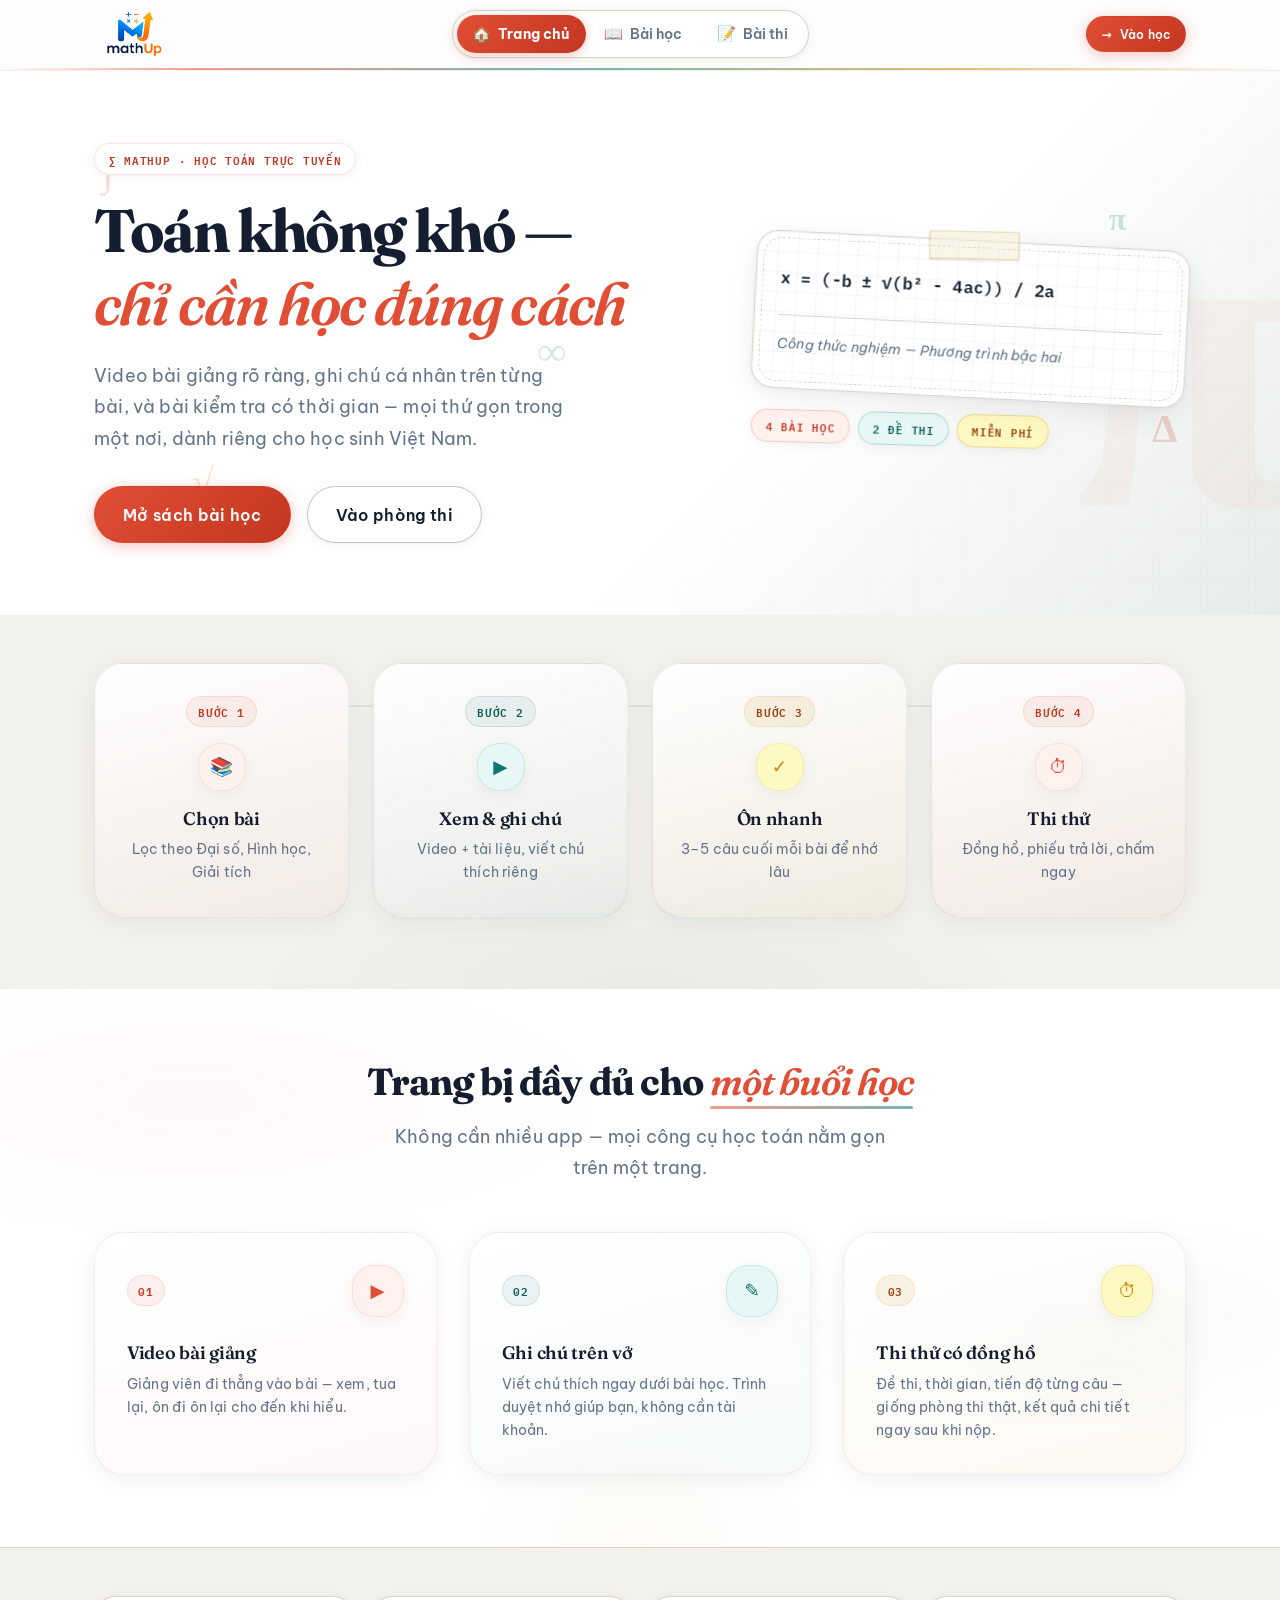
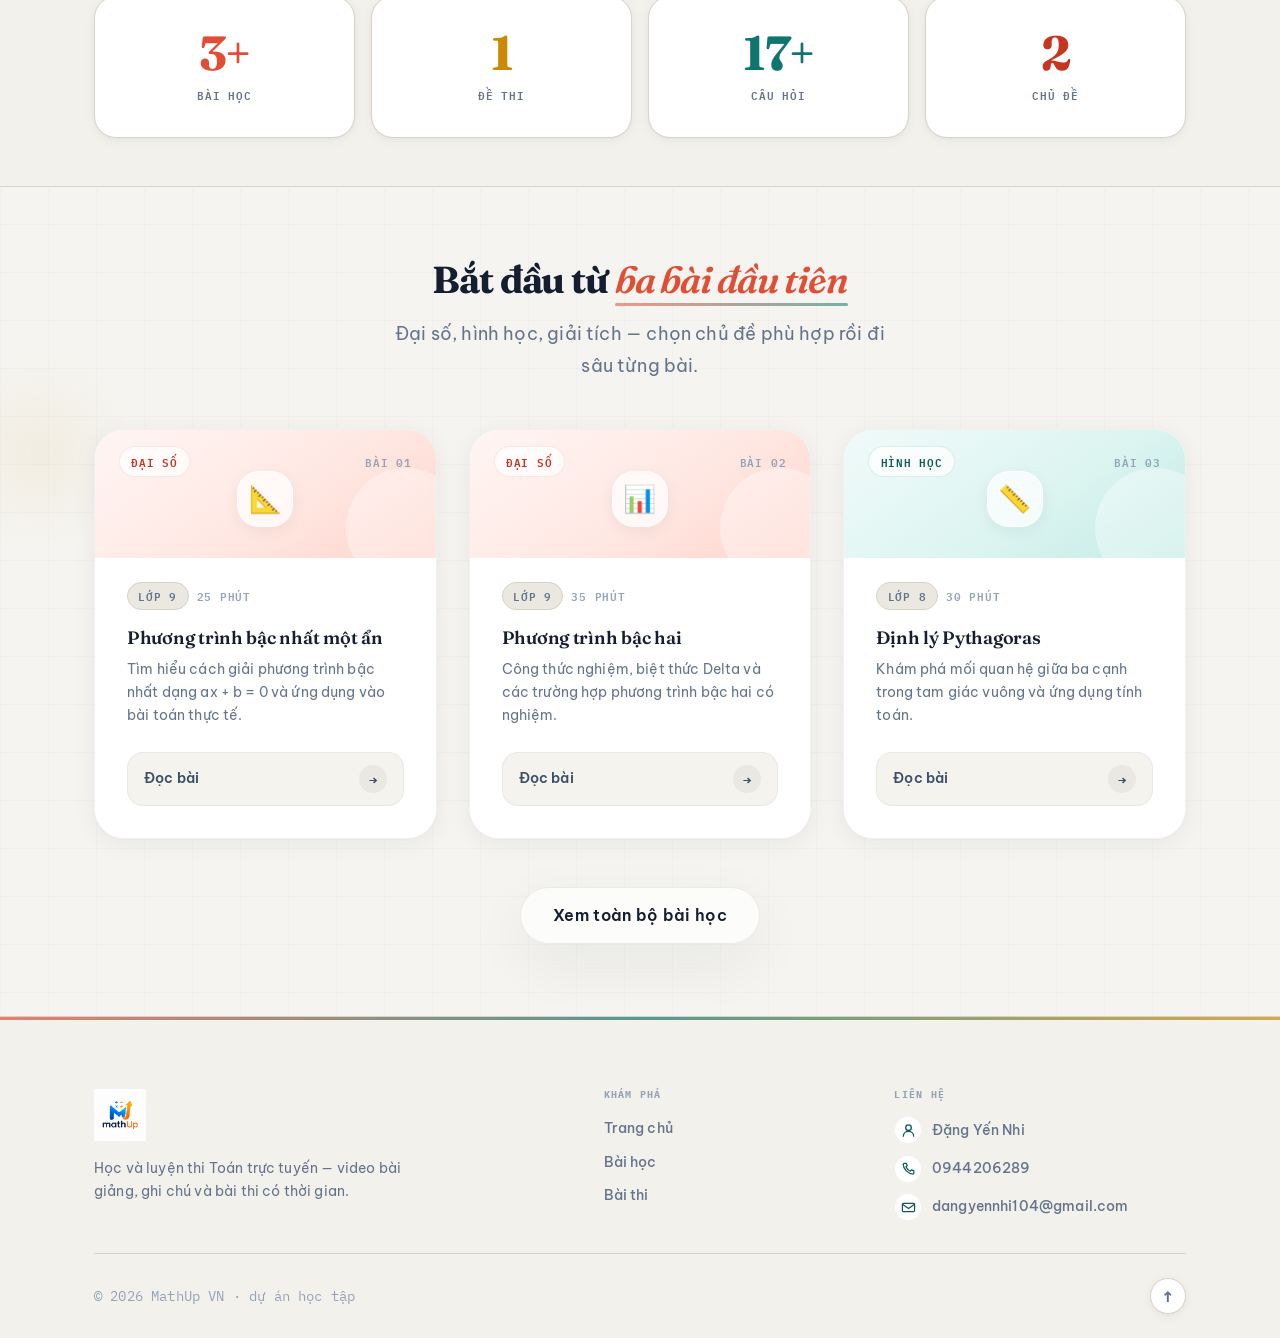
<file: index.html>
<!DOCTYPE html>
<html lang="vi">
<head>
  <meta charset="UTF-8">
  <meta name="viewport" content="width=device-width, initial-scale=1.0">
  <title>MathUp VN - Học và luyện thi Toán trực tuyến</title>
  <meta name="description" content="Nền tảng học và kiểm tra toán trực tuyến với video bài giảng, ghi chú cá nhân và bài thi có thời gian.">
  <link rel="preconnect" href="https://fonts.googleapis.com">
  <link rel="preconnect" href="https://fonts.gstatic.com" crossorigin>
  <link href="https://fonts.googleapis.com/css2?family=Fraunces:ital,opsz,wght@0,9..144,600;0,9..144,700;0,9..144,800;1,9..144,600;1,9..144,700&family=Be+Vietnam+Pro:wght@400;500;600;700&family=IBM+Plex+Mono:wght@500;600&display=swap" rel="stylesheet">
  <link rel="stylesheet" href="css/variables.css">
  <link rel="stylesheet" href="css/base.css">
  <link rel="stylesheet" href="css/layout.css">
  <link rel="stylesheet" href="css/components.css">
  <link rel="stylesheet" href="css/pages.css">
  <link rel="stylesheet" href="css/polish.css">
  <link rel="stylesheet" href="css/animations.css">
</head>
<body>
  <div id="site-header"></div>

  <main>
    <section class="hero">
      <div class="hero-float-symbols" aria-hidden="true">
        <span>∫</span><span>π</span><span>√</span><span>Δ</span><span>∞</span>
      </div>
      <div class="container hero-inner">
        <div class="hero-content">
          <p class="hero-kicker">∑ MathUp · Học toán trực tuyến</p>
          <h1>Toán không khó —<em>chỉ cần học đúng cách</em></h1>
          <p class="hero-lead">Video bài giảng rõ ràng, ghi chú cá nhân trên từng bài, và bài kiểm tra có thời gian — mọi thứ gọn trong một nơi, dành riêng cho học sinh Việt Nam.</p>
          <div class="hero-actions">
            <a href="pages/lessons.html" class="btn btn-primary btn-lg">Mở sách bài học</a>
            <a href="pages/exams.html" class="btn btn-outline btn-lg">Vào phòng thi</a>
          </div>
        </div>
        <aside class="hero-board">
          <div class="chalkboard">
            <pre class="math-line">x = (-b ± √(b² - 4ac)) / 2a</pre>
            <p class="chalk-caption">Công thức nghiệm — Phương trình bậc hai</p>
          </div>
          <ul class="hero-tags">
            <li>4 bài học</li>
            <li>2 đề thi</li>
            <li>Miễn phí</li>
          </ul>
        </aside>
      </div>
    </section>

    <section class="path-strip">
      <div class="container">
        <div class="path-steps">
          <div class="path-step reveal">
            <div class="path-step-head">
              <span class="path-step-num">Bước 1</span>
              <span class="path-step-icon" aria-hidden="true">📚</span>
            </div>
            <h3>Chọn bài</h3>
            <p>Lọc theo Đại số, Hình học, Giải tích</p>
          </div>
          <div class="path-step reveal reveal-delay-1">
            <div class="path-step-head">
              <span class="path-step-num">Bước 2</span>
              <span class="path-step-icon" aria-hidden="true">▶</span>
            </div>
            <h3>Xem & ghi chú</h3>
            <p>Video + tài liệu, viết chú thích riêng</p>
          </div>
          <div class="path-step reveal reveal-delay-2">
            <div class="path-step-head">
              <span class="path-step-num">Bước 3</span>
              <span class="path-step-icon" aria-hidden="true">✓</span>
            </div>
            <h3>Ôn nhanh</h3>
            <p>3–5 câu cuối mỗi bài để nhớ lâu</p>
          </div>
          <div class="path-step reveal reveal-delay-3">
            <div class="path-step-head">
              <span class="path-step-num">Bước 4</span>
              <span class="path-step-icon" aria-hidden="true">⏱</span>
            </div>
            <h3>Thi thử</h3>
            <p>Đồng hồ, phiếu trả lời, chấm ngay</p>
          </div>
        </div>
      </div>
    </section>

    <section class="section features-section">
      <div class="container">
        <div class="section-head center reveal-scale">
          <h2>Trang bị đầy đủ cho <em>một buổi học</em></h2>
          <p>Không cần nhiều app — mọi công cụ học toán nằm gọn trên một trang.</p>
        </div>
        <div class="feature-grid">
          <article class="feature-card reveal">
            <div class="feature-card-head">
              <span class="feature-card-num">01</span>
              <div class="feature-card-icon" aria-hidden="true">▶</div>
            </div>
            <h3>Video bài giảng</h3>
            <p>Giảng viên đi thẳng vào bài — xem, tua lại, ôn đi ôn lại cho đến khi hiểu.</p>
          </article>
          <article class="feature-card reveal reveal-delay-1">
            <div class="feature-card-head">
              <span class="feature-card-num">02</span>
              <div class="feature-card-icon" aria-hidden="true">✎</div>
            </div>
            <h3>Ghi chú trên vở</h3>
            <p>Viết chú thích ngay dưới bài học. Trình duyệt nhớ giúp bạn, không cần tài khoản.</p>
          </article>
          <article class="feature-card reveal reveal-delay-2">
            <div class="feature-card-head">
              <span class="feature-card-num">03</span>
              <div class="feature-card-icon" aria-hidden="true">⏱</div>
            </div>
            <h3>Thi thử có đồng hồ</h3>
            <p>Đề thi, thời gian, tiến độ từng câu — giống phòng thi thật, kết quả chi tiết ngay sau khi nộp.</p>
          </article>
        </div>
      </div>
    </section>

    <section class="stats-section">
      <div class="container grid-4">
        <div class="stat-card reveal">
          <div class="stat-number" data-count="4" data-suffix="+">0</div>
          <div class="stat-label">Bài học</div>
        </div>
        <div class="stat-card reveal reveal-delay-1">
          <div class="stat-number" data-count="2">0</div>
          <div class="stat-label">Đề thi</div>
        </div>
        <div class="stat-card reveal reveal-delay-2">
          <div class="stat-number" data-count="18" data-suffix="+">0</div>
          <div class="stat-label">Câu hỏi</div>
        </div>
        <div class="stat-card reveal reveal-delay-3">
          <div class="stat-number" data-count="3">0</div>
          <div class="stat-label">Chủ đề</div>
        </div>
      </div>
    </section>

    <section class="section featured-lessons-section">
      <div class="container">
        <div class="section-head center reveal-scale">
          <h2>Bắt đầu từ <em>ba bài đầu tiên</em></h2>
          <p>Đại số, hình học, giải tích — chọn chủ đề phù hợp rồi đi sâu từng bài.</p>
        </div>
        <div class="featured-lessons-grid" id="featuredLessons"></div>
        <div class="featured-lessons-cta reveal">
          <a href="pages/lessons.html" class="btn btn-outline btn-lg">Xem toàn bộ bài học</a>
        </div>
      </div>
    </section>
  </main>

  <div id="site-footer"></div>

  <script src="js/data.js"></script>
  <script src="js/layout.js"></script>
  <script src="js/ui.js"></script>
  <script>
    document.addEventListener('DOMContentLoaded', function () {
      var container = document.getElementById('featuredLessons');
      if (!container) return;

      container.innerHTML = LESSONS.slice(0, 3).map(function (lesson, i) {
        return window.MathUpUI.renderLessonCard(lesson, { index: i, hrefPrefix: 'pages/lesson-detail.html?id=' });
      }).join('');

      if (window.MathUpUI) window.MathUpUI.refreshReveal();
    });
  </script>
</body>
</html>
</file>
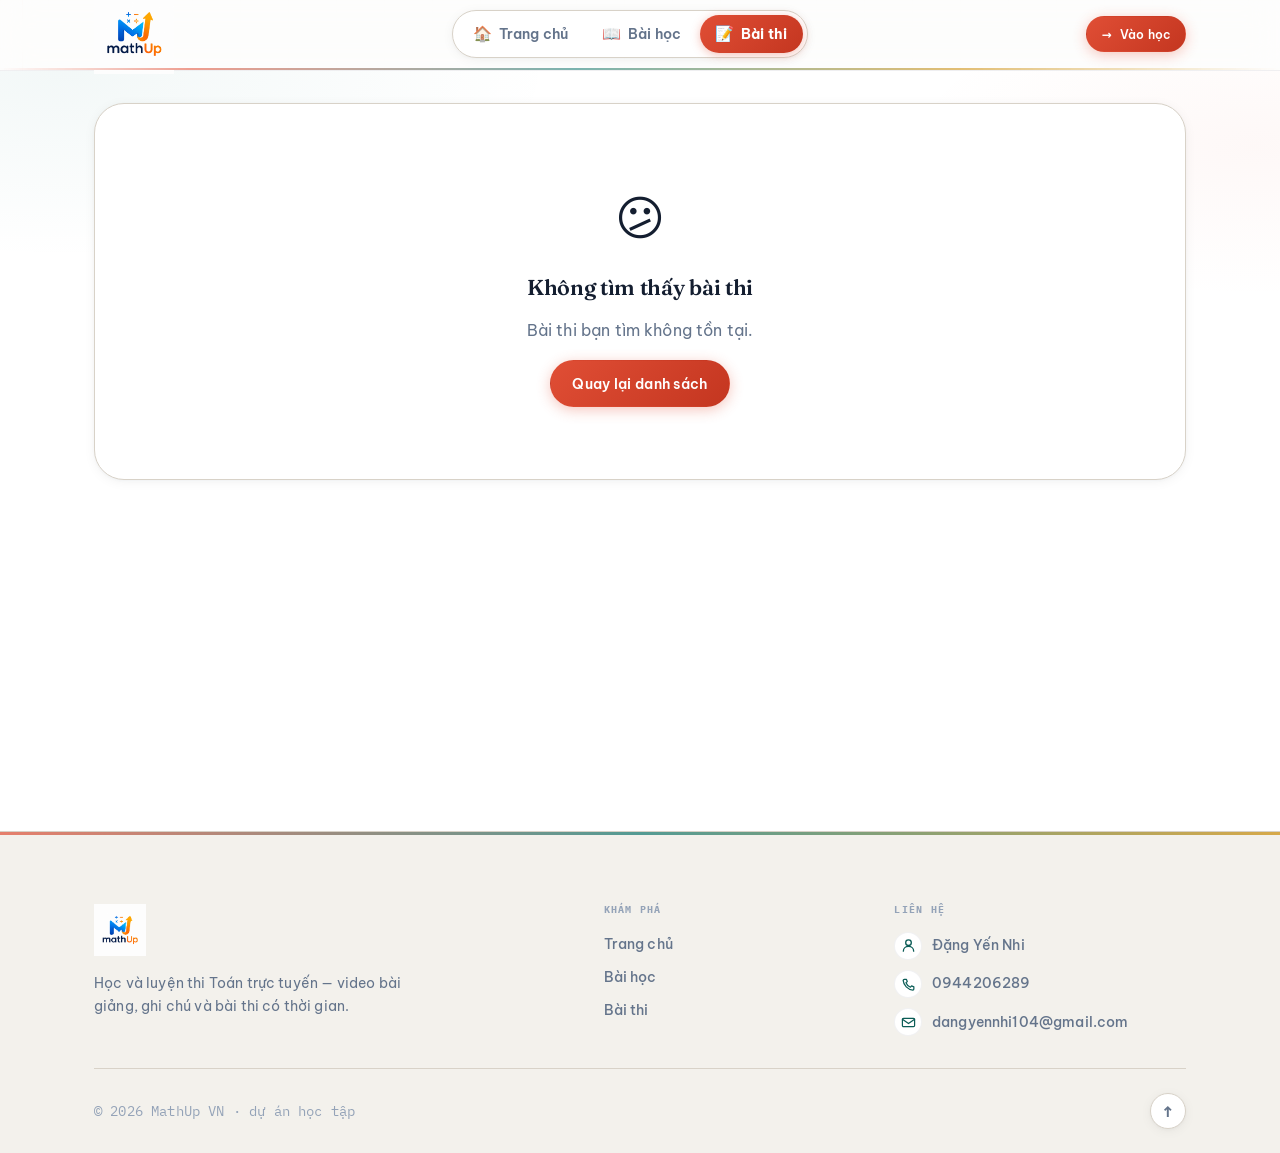
<file: pages/exam.html>
<!DOCTYPE html>
<html lang="vi">
<head>
  <meta charset="UTF-8">
  <meta name="viewport" content="width=device-width, initial-scale=1.0">
  <title>Làm bài thi - MathUp VN</title>
  <link rel="preconnect" href="https://fonts.googleapis.com">
  <link rel="preconnect" href="https://fonts.gstatic.com" crossorigin>
  <link href="https://fonts.googleapis.com/css2?family=Fraunces:ital,opsz,wght@0,9..144,600;0,9..144,700;0,9..144,800;1,9..144,600;1,9..144,700&family=Be+Vietnam+Pro:wght@400;500;600;700&family=IBM+Plex+Mono:wght@500;600&display=swap" rel="stylesheet">
  <link rel="stylesheet" href="../css/variables.css">
  <link rel="stylesheet" href="../css/base.css">
  <link rel="stylesheet" href="../css/layout.css">
  <link rel="stylesheet" href="../css/components.css">
  <link rel="stylesheet" href="../css/pages.css">
  <link rel="stylesheet" href="../css/polish.css">
  <link rel="stylesheet" href="../css/animations.css">
</head>
<body class="exam-page">
  <div id="site-header"></div>

  <div class="exam-bar" id="examBar" style="display: none;">
    <div class="container exam-bar-inner">
      <div class="exam-bar-start">
        <a href="exams.html" class="exam-bar-back" aria-label="Quay lại danh sách đề thi">
          <span class="exam-bar-back-icon" aria-hidden="true">←</span>
          <span class="exam-bar-back-text">Thoát</span>
        </a>
        <div class="exam-bar-divider" aria-hidden="true"></div>
        <div class="exam-bar-title-wrap">
          <span class="exam-bar-label">Phòng thi</span>
          <span class="exam-bar-title" id="examBarTitle"></span>
        </div>
      </div>

      <div class="exam-bar-center">
        <div class="progress-wrapper">
          <div class="progress-label">
            <span id="progressText">Câu 1/10</span>
            <span id="progressPercent">0%</span>
          </div>
          <div class="progress-bar">
            <div class="progress-fill" id="progressFill" style="width: 0%;"></div>
          </div>
        </div>
      </div>

      <div class="exam-bar-end">
        <div class="timer" id="examTimer">
          <span class="timer-icon" aria-hidden="true">
            <svg width="16" height="16" viewBox="0 0 16 16" fill="none"><circle cx="8" cy="8.5" r="6" stroke="currentColor" stroke-width="1.5"/><path d="M8 5v4l2.5 1.5" stroke="currentColor" stroke-width="1.5" stroke-linecap="round"/></svg>
          </span>
          <span id="timerDisplay">00:00</span>
        </div>
        <button class="btn btn-danger btn-sm exam-submit-btn" id="submitExamBtn">
          <span aria-hidden="true">✓</span> Nộp bài
        </button>
      </div>
    </div>
  </div>

  <main class="exam-main">
    <div class="container" id="examContainer"></div>
  </main>

  <div id="site-footer"></div>

  <div class="modal-overlay" id="submitModal">
    <div class="modal exam-modal">
      <div class="exam-modal-icon" aria-hidden="true">📋</div>
      <h3>Xác nhận nộp bài</h3>
      <p id="submitModalText">Bạn chắc chắn muốn nộp bài thi? Hành động này không thể hoàn tác.</p>
      <div class="modal-actions">
        <button class="btn btn-ghost" id="cancelSubmitBtn">Tiếp tục làm</button>
        <button class="btn btn-primary" id="confirmSubmitBtn">Nộp bài ngay</button>
      </div>
    </div>
  </div>

  <script src="../js/data.js"></script>
  <script src="../js/layout.js"></script>
  <script src="../js/ui.js"></script>
  <script src="../js/exam.js"></script>
</body>
</html>
</file>
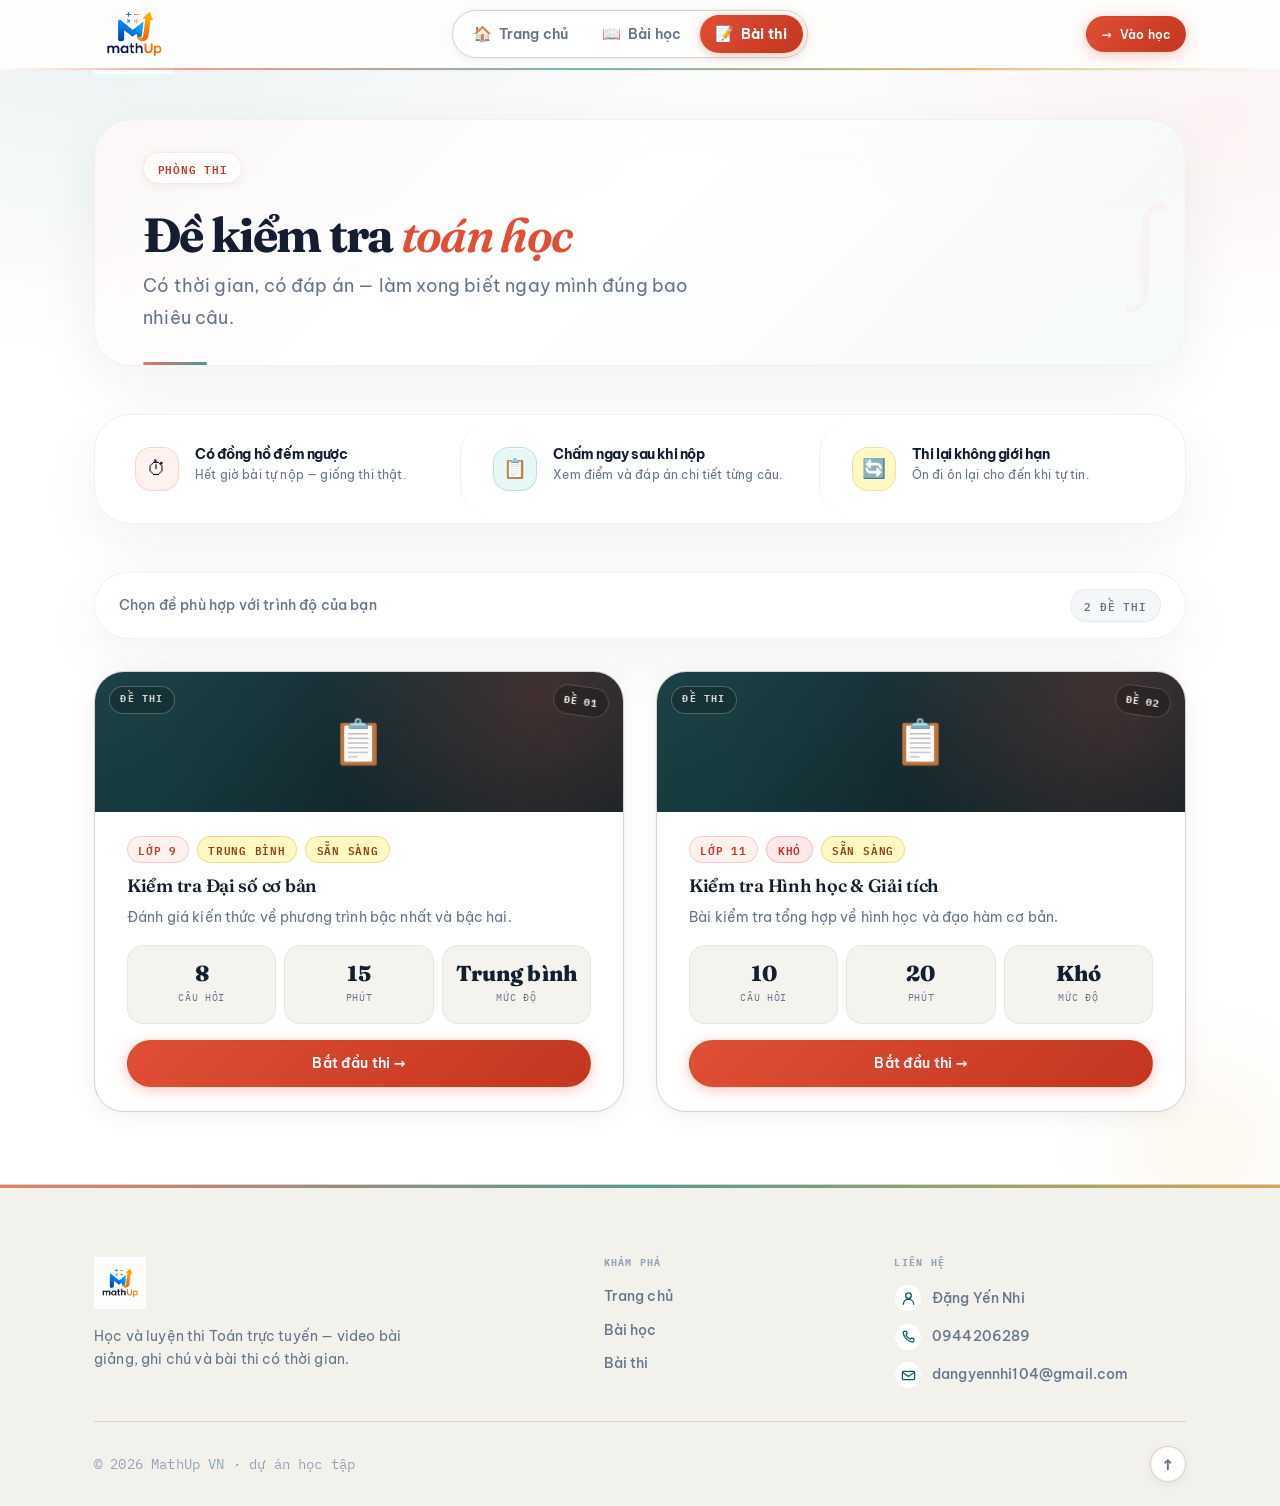
<file: pages/exams.html>
<!DOCTYPE html>
<html lang="vi">
<head>
  <meta charset="UTF-8">
  <meta name="viewport" content="width=device-width, initial-scale=1.0">
  <title>Danh sách bài thi - MathUp VN</title>
  <link rel="preconnect" href="https://fonts.googleapis.com">
  <link rel="preconnect" href="https://fonts.gstatic.com" crossorigin>
  <link href="https://fonts.googleapis.com/css2?family=Fraunces:ital,opsz,wght@0,9..144,600;0,9..144,700;0,9..144,800;1,9..144,600;1,9..144,700&family=Be+Vietnam+Pro:wght@400;500;600;700&family=IBM+Plex+Mono:wght@500;600&display=swap" rel="stylesheet">
  <link rel="stylesheet" href="../css/variables.css">
  <link rel="stylesheet" href="../css/base.css">
  <link rel="stylesheet" href="../css/layout.css">
  <link rel="stylesheet" href="../css/components.css">
  <link rel="stylesheet" href="../css/pages.css">
  <link rel="stylesheet" href="../css/polish.css">
  <link rel="stylesheet" href="../css/animations.css">
</head>
<body>
  <div id="site-header"></div>

  <main class="main-padded">
    <div class="container">
      <div class="page-header reveal-scale">
        <span class="page-header-deco" aria-hidden="true">∫</span>
        <span class="section-num">Phòng thi</span>
        <h1>Đề kiểm tra <em>toán học</em></h1>
        <p>Có thời gian, có đáp án — làm xong biết ngay mình đúng bao nhiêu câu.</p>
      </div>

      <div class="exam-tips reveal">
        <div class="exam-tip">
          <div class="exam-tip-icon">⏱</div>
          <div>
            <h4>Có đồng hồ đếm ngược</h4>
            <p>Hết giờ bài tự nộp — giống thi thật.</p>
          </div>
        </div>
        <div class="exam-tip reveal-delay-1">
          <div class="exam-tip-icon">📋</div>
          <div>
            <h4>Chấm ngay sau khi nộp</h4>
            <p>Xem điểm và đáp án chi tiết từng câu.</p>
          </div>
        </div>
        <div class="exam-tip reveal-delay-2">
          <div class="exam-tip-icon">🔄</div>
          <div>
            <h4>Thi lại không giới hạn</h4>
            <p>Ôn đi ôn lại cho đến khi tự tin.</p>
          </div>
        </div>
      </div>

      <div class="exams-toolbar reveal">
        <p class="exams-toolbar-label">Chọn đề phù hợp với trình độ của bạn</p>
        <span class="exam-count" id="examCount"></span>
      </div>

      <div class="grid-2" id="examsGrid"></div>
    </div>
  </main>

  <div id="site-footer"></div>

  <script src="../js/data.js"></script>
  <script src="../js/layout.js"></script>
  <script src="../js/ui.js"></script>
  <script src="../js/exams.js"></script>
</body>
</html>
</file>
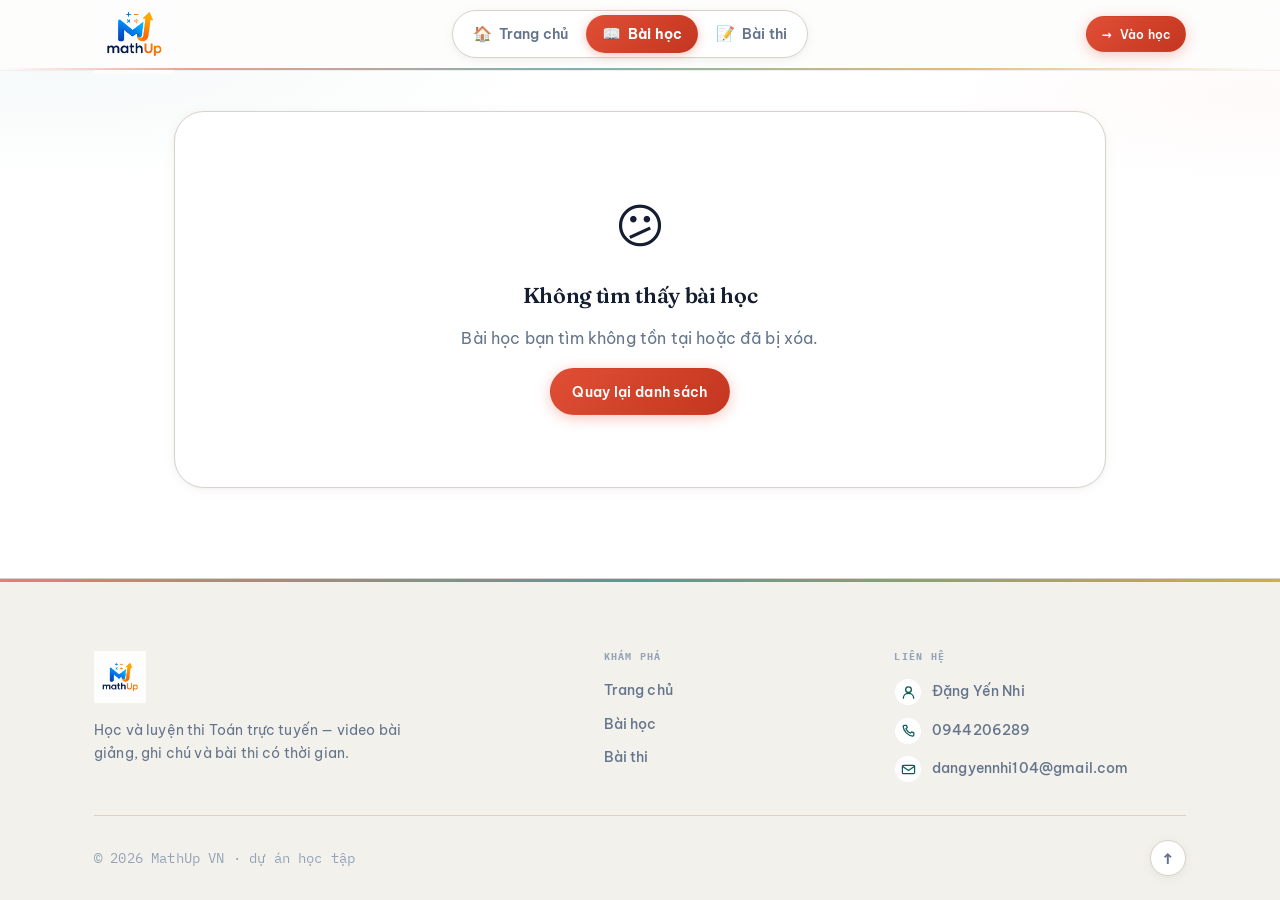
<file: pages/lesson-detail.html>
<!DOCTYPE html>

<html lang="vi">

<head>

  <meta charset="UTF-8">

  <meta name="viewport" content="width=device-width, initial-scale=1.0">

  <title>Chi tiết bài học - MathUp VN</title>

  <link rel="preconnect" href="https://fonts.googleapis.com">

  <link rel="preconnect" href="https://fonts.gstatic.com" crossorigin>

  <link href="https://fonts.googleapis.com/css2?family=Fraunces:ital,opsz,wght@0,9..144,600;0,9..144,700;0,9..144,800;1,9..144,600;1,9..144,700&family=Be+Vietnam+Pro:wght@400;500;600;700&family=IBM+Plex+Mono:wght@500;600&display=swap" rel="stylesheet">

  <link rel="stylesheet" href="../css/variables.css">

  <link rel="stylesheet" href="../css/base.css">

  <link rel="stylesheet" href="../css/layout.css">

  <link rel="stylesheet" href="../css/components.css">

  <link rel="stylesheet" href="../css/pages.css">

  <link rel="stylesheet" href="../css/polish.css">

  <link rel="stylesheet" href="../css/animations.css">

</head>

<body class="lesson-detail-page">

  <div id="site-header"></div>



  <main class="lesson-main-wrap">

    <div class="container" id="lessonContainer">

      <nav class="breadcrumb" id="breadcrumb"></nav>

      <div id="lessonContent"></div>

    </div>

  </main>



  <div id="site-footer"></div>



  <script src="../js/data.js"></script>

  <script src="../js/layout.js"></script>

  <script src="../js/ui.js"></script>

  <script src="../js/lesson-detail.js"></script>

</body>

</html>
</file>
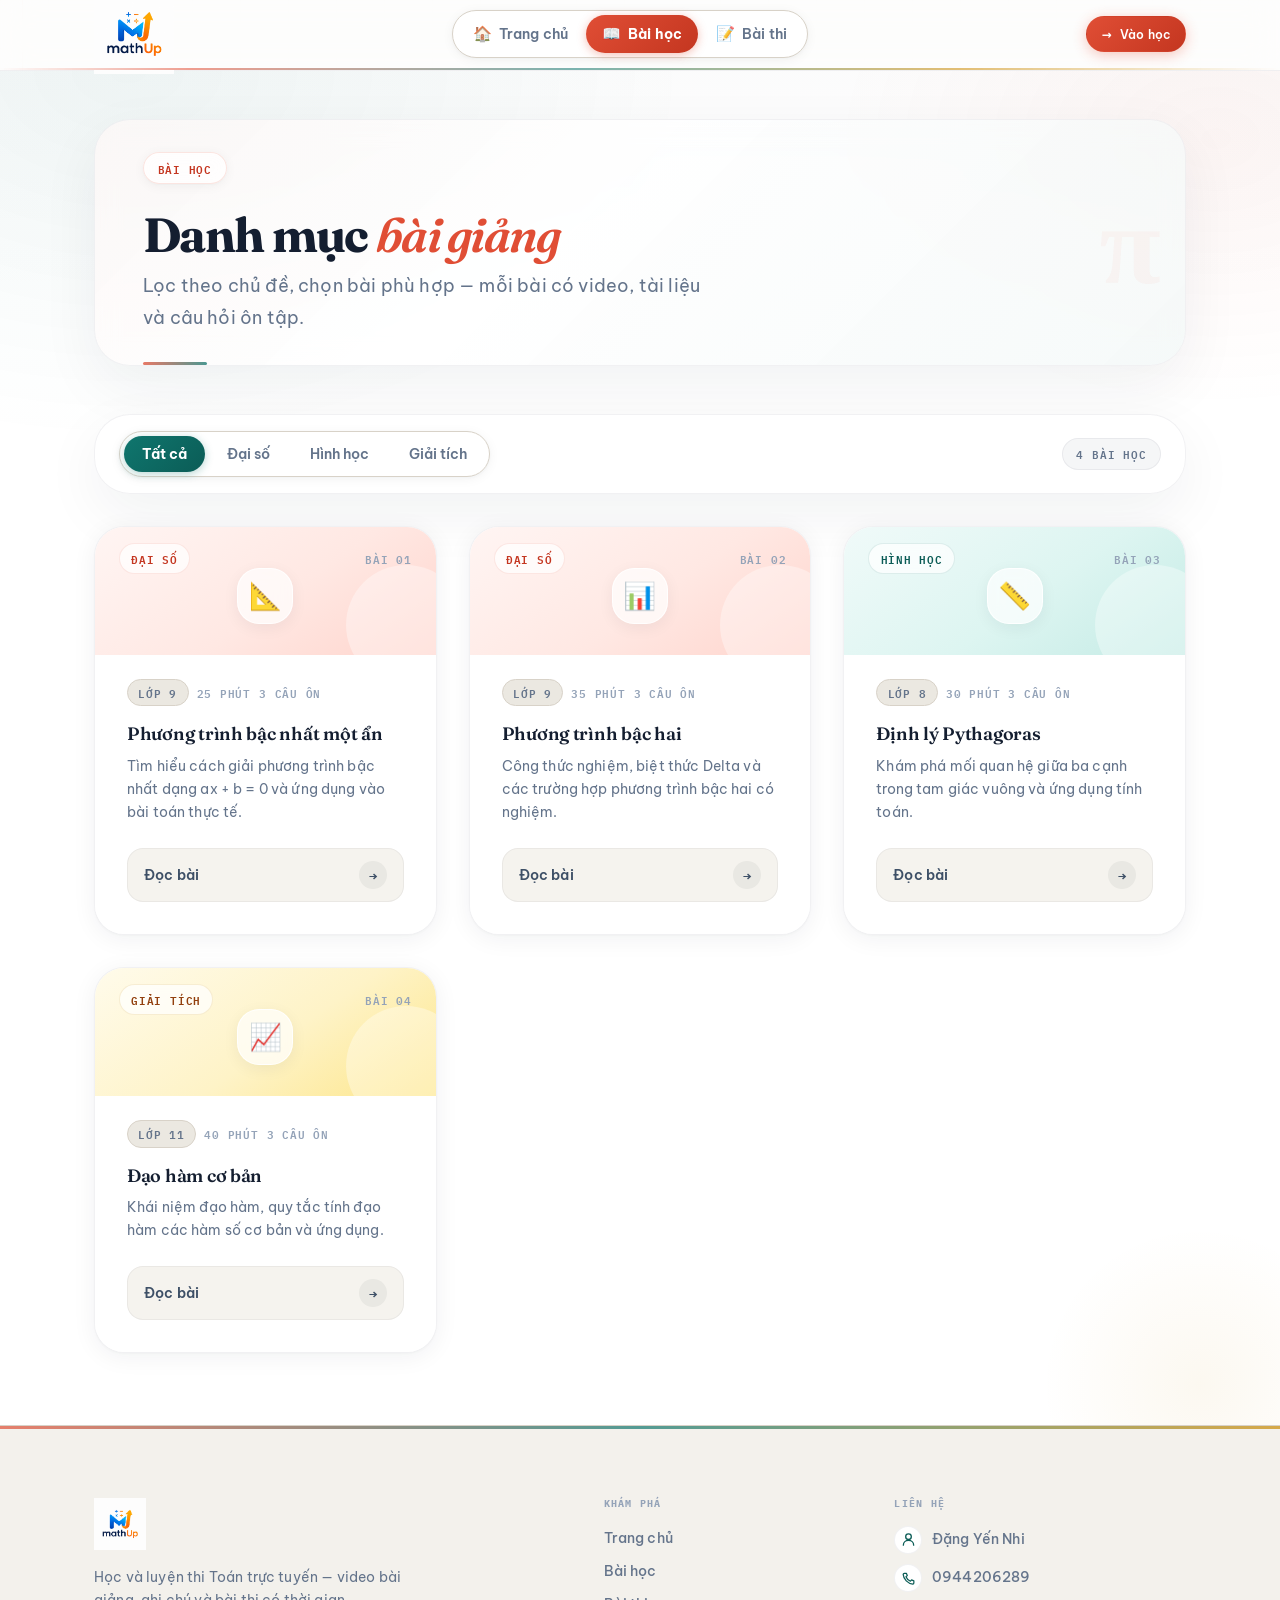
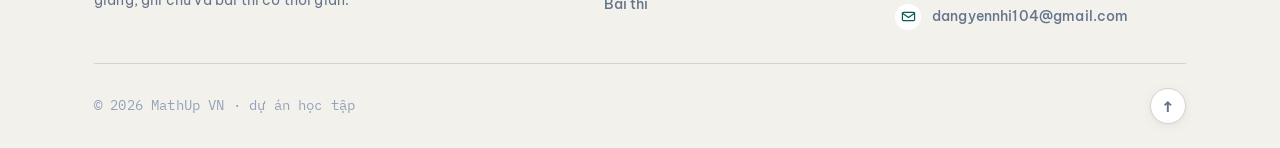
<file: pages/lessons.html>
<!DOCTYPE html>
<html lang="vi">
<head>
  <meta charset="UTF-8">
  <meta name="viewport" content="width=device-width, initial-scale=1.0">
  <title>Bài học - MathUp VN</title>
  <link rel="preconnect" href="https://fonts.googleapis.com">
  <link rel="preconnect" href="https://fonts.gstatic.com" crossorigin>
  <link href="https://fonts.googleapis.com/css2?family=Fraunces:ital,opsz,wght@0,9..144,600;0,9..144,700;0,9..144,800;1,9..144,600;1,9..144,700&family=Be+Vietnam+Pro:wght@400;500;600;700&family=IBM+Plex+Mono:wght@500;600&display=swap" rel="stylesheet">
  <link rel="stylesheet" href="../css/variables.css">
  <link rel="stylesheet" href="../css/base.css">
  <link rel="stylesheet" href="../css/layout.css">
  <link rel="stylesheet" href="../css/components.css">
  <link rel="stylesheet" href="../css/pages.css">
  <link rel="stylesheet" href="../css/polish.css">
  <link rel="stylesheet" href="../css/animations.css">
</head>
<body>
  <div id="site-header"></div>

  <main class="main-padded">
    <div class="container">
      <div class="page-header reveal-scale">
        <span class="page-header-deco" aria-hidden="true">π</span>
        <span class="section-num">Bài học</span>
        <h1>Danh mục <em>bài giảng</em></h1>
        <p>Lọc theo chủ đề, chọn bài phù hợp — mỗi bài có video, tài liệu và câu hỏi ôn tập.</p>
      </div>

      <div class="filter-tabs-wrap">
        <div class="filter-tabs" id="filterTabs"></div>
        <span class="lesson-count" id="lessonCount">4 bài học</span>
      </div>
      <div class="grid-3" id="lessonsGrid"></div>
      <div class="empty-state" id="emptyState" style="display: none;">
        <div class="empty-state-icon">📚</div>
        <p>Không có bài học nào trong chủ đề này.</p>
      </div>
    </div>
  </main>

  <div id="site-footer"></div>

  <script src="../js/data.js"></script>
  <script src="../js/layout.js"></script>
  <script src="../js/ui.js"></script>
  <script src="../js/lessons.js"></script>
</body>
</html>
</file>
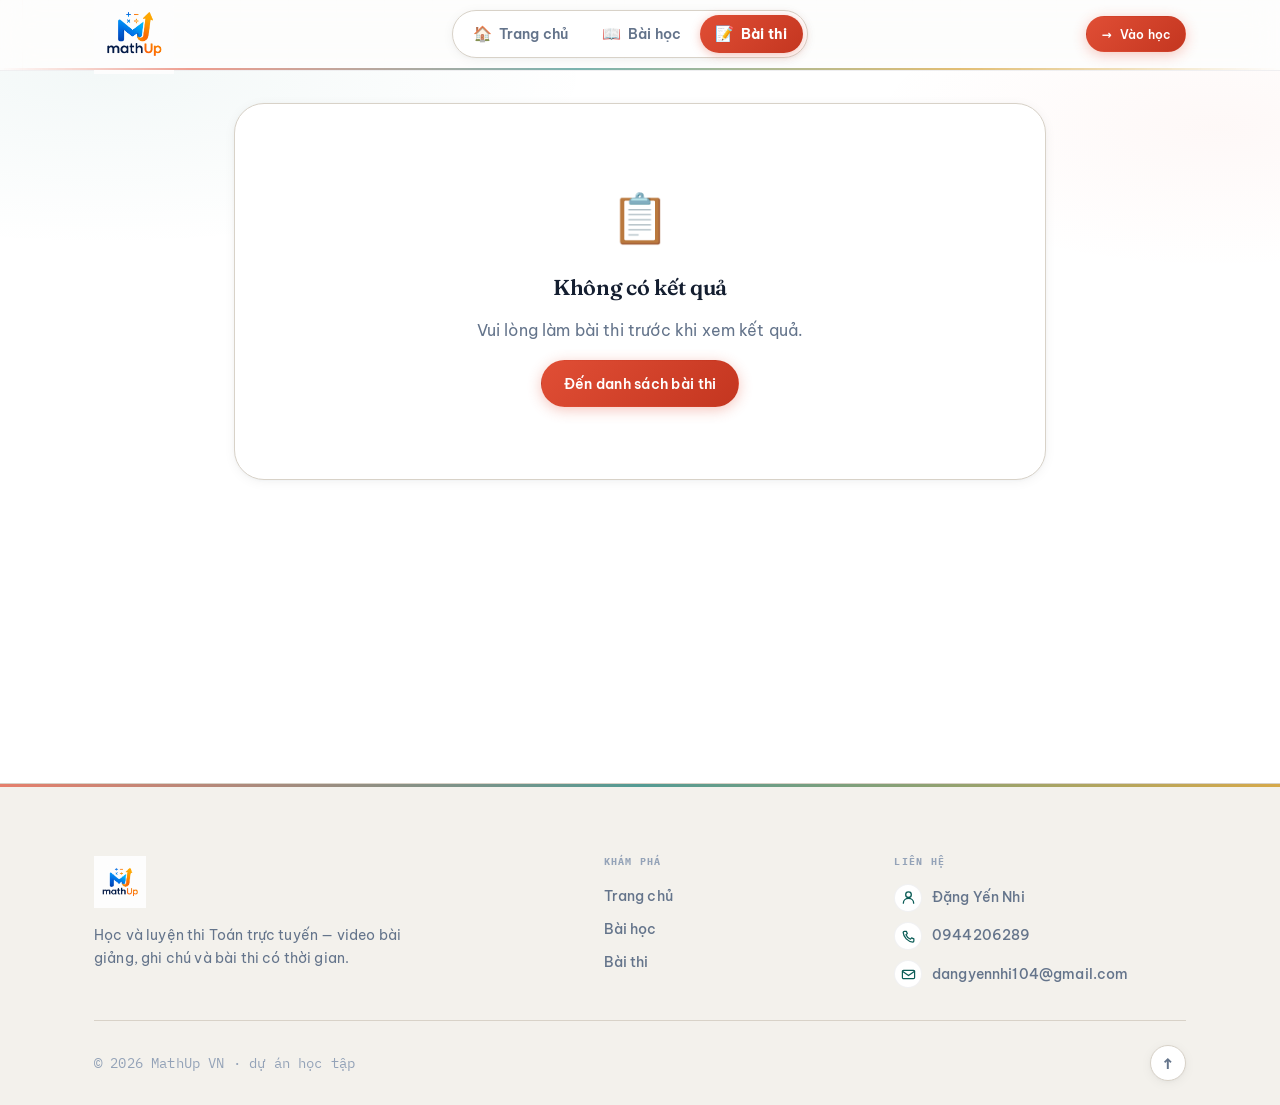
<file: pages/result.html>
<!DOCTYPE html>
<html lang="vi">
<head>
  <meta charset="UTF-8">
  <meta name="viewport" content="width=device-width, initial-scale=1.0">
  <title>Kết quả bài thi - MathUp VN</title>
  <link rel="preconnect" href="https://fonts.googleapis.com">
  <link rel="preconnect" href="https://fonts.gstatic.com" crossorigin>
  <link href="https://fonts.googleapis.com/css2?family=Fraunces:ital,opsz,wght@0,9..144,600;0,9..144,700;0,9..144,800;1,9..144,600;1,9..144,700&family=Be+Vietnam+Pro:wght@400;500;600;700&family=IBM+Plex+Mono:wght@500;600&display=swap" rel="stylesheet">
  <link rel="stylesheet" href="../css/variables.css">
  <link rel="stylesheet" href="../css/base.css">
  <link rel="stylesheet" href="../css/layout.css">
  <link rel="stylesheet" href="../css/components.css">
  <link rel="stylesheet" href="../css/pages.css">
  <link rel="stylesheet" href="../css/polish.css">
  <link rel="stylesheet" href="../css/animations.css">
</head>
<body class="result-page">
  <div id="site-header"></div>

  <main class="result-main">
    <div class="container" id="resultContainer"></div>
  </main>

  <div id="site-footer"></div>

  <script src="../js/data.js"></script>
  <script src="../js/layout.js"></script>
  <script src="../js/ui.js"></script>
  <script src="../js/result.js"></script>
</body>
</html>
</file>
<file: css/variables.css>
:root {
  /* ── Mực & Giấy — xanh đậm học thuật, không nâu đục ── */
  --color-ink: #141E30;
  --color-ink-soft: #3D4F66;
  --color-paper: #F5F3EE;
  --color-paper-dark: #EBE8E1;
  --color-paper-line: #D8D2C8;

  /* ── Ba màu chủ đạo ── */
  --color-primary: #E04E35;
  --color-primary-dark: #C43620;
  --color-primary-light: #FFF1EE;
  --color-secondary: #0F766E;
  --color-secondary-dark: #0B5C56;
  --color-secondary-light: #E6F7F5;
  --color-accent: #CA8A04;
  --color-accent-dark: #92400E;
  --color-accent-light: #FEF9C3;
  --color-chalkboard: #152B30;
  --color-chalkboard-light: #1E3D44;
  --color-chalk: #E8EEE9;
  --color-danger: #C52828;
  --color-danger-light: #FEE8E8;

  --color-bg: #F5F4F0;
  --color-surface: #FFFFFF;
  --color-border: var(--color-paper-line);
  --color-border-strong: #C8C2B8;
  --color-text: var(--color-ink);
  --color-text-muted: #64748B;
  --color-text-light: #94A3B8;

  /* Chữ trên nền tối */
  --color-on-dark: #F1F5F9;
  --color-on-dark-muted: #94A3B8;
  --color-on-dark-subtle: #64748B;

  /* Nền section — trung tính, không vàng đục */
  --color-canvas: var(--color-bg);
  --color-section-a: #FFFFFF;
  --color-section-b: #F3F1EC;

  /* Wash theo chủ đề */
  --color-wash-warm: #FFF1EE;
  --color-wash-green: #E6F7F5;
  --color-wash-gold: #FEF9C3;
  --color-wash-blue: #EFF6FF;

  --topic-algebra: var(--color-primary);
  --topic-geometry: var(--color-secondary);
  --topic-calculus: var(--color-accent);

  /* Section tối — gradient xanh slate, không xám lì */
  --bg-section-dark: linear-gradient(
    165deg,
    #152B30 0%,
    #0F2228 42%,
    #1A3842 78%,
    #122830 100%
  );

  /* RGB — dùng cho rgba() xuyên suốt */
  --rgb-primary: 224, 78, 53;
  --rgb-secondary: 15, 118, 110;
  --rgb-accent: 202, 138, 4;
  --rgb-ink: 20, 30, 48;

  --font-display: 'Fraunces', 'Source Serif 4', Georgia, serif;
  --font-body: 'Be Vietnam Pro', 'Plus Jakarta Sans', system-ui, sans-serif;
  --font-mono: 'IBM Plex Mono', 'Consolas', monospace;

  --font-weight-display: 700;
  --font-weight-display-em: 600;
  --font-weight-body: 400;
  --font-weight-medium: 500;
  --font-weight-semibold: 600;
  --font-weight-bold: 700;

  --letter-spacing-tight: -0.03em;
  --letter-spacing-snug: -0.015em;
  --letter-spacing-normal: 0.01em;
  --letter-spacing-wide: 0.06em;
  --letter-spacing-wider: 0.1em;

  --line-height-body: 1.75;
  --line-height-heading: 1.12;
  --line-height-snug: 1.35;

  --font-size-xs: 0.75rem;
  --font-size-sm: 0.875rem;
  --font-size-base: 1rem;
  --font-size-lg: 1.125rem;
  --font-size-xl: 1.35rem;
  --font-size-2xl: 1.75rem;
  --font-size-3xl: 2.35rem;
  --font-size-4xl: 3rem;
  --font-size-5xl: 3.75rem;

  /* ── Type scale — dùng xuyên suốt các section ── */
  --type-label-size: 0.6875rem;
  --type-label-weight: 600;
  --type-label-tracking: 0.07em;
  --type-lead-size: var(--font-size-lg);
  --type-lead-height: 1.75;
  --type-card-title-size: var(--font-size-lg);
  --type-card-title-weight: var(--font-weight-semibold);
  --type-card-body-size: var(--font-size-sm);
  --type-card-body-height: 1.65;
  --type-meta-size: var(--font-size-xs);
  --type-meta-tracking: 0.04em;

  --spacing-xs: 0.25rem;
  --spacing-sm: 0.5rem;
  --spacing-md: 1rem;
  --spacing-lg: 1.5rem;
  --spacing-xl: 2rem;
  --spacing-2xl: 3rem;
  --spacing-3xl: 4.5rem;

  --radius-sm: 10px;
  --radius-md: 16px;
  --radius-lg: 22px;
  --radius-xl: 30px;
  --radius-2xl: 36px;
  --radius-full: 9999px;

  --shadow-sm: 0 2px 12px rgba(var(--rgb-ink), 0.05), 0 1px 3px rgba(var(--rgb-ink), 0.03);
  --shadow-md: 0 8px 28px rgba(var(--rgb-ink), 0.07), 0 2px 8px rgba(var(--rgb-ink), 0.04);
  --shadow-lg: 0 16px 40px rgba(var(--rgb-ink), 0.09), 0 4px 12px rgba(var(--rgb-ink), 0.05);
  --shadow-card: 0 4px 24px rgba(var(--rgb-ink), 0.06), 0 1px 3px rgba(var(--rgb-ink), 0.03);
  --shadow-card-hover: 0 14px 36px rgba(var(--rgb-primary), 0.14), 0 4px 12px rgba(var(--rgb-primary), 0.08);
  --shadow-soft: 0 20px 60px rgba(var(--rgb-ink), 0.06);
  --shadow-glow-warm: 0 8px 32px rgba(var(--rgb-primary), 0.12);
  --shadow-glow-cool: 0 8px 32px rgba(var(--rgb-secondary), 0.1);
  --shadow-inset: inset 0 1px 0 rgba(255, 255, 255, 0.72);
  --glass-bg: rgba(255, 255, 255, 0.72);
  --glass-border: rgba(255, 255, 255, 0.55);

  --header-main-height: 68px;
  --header-height: var(--header-main-height);
  --container-max: 1140px;
  --transition: 0.32s cubic-bezier(0.4, 0, 0.2, 1);
  --transition-spring: 0.45s cubic-bezier(0.34, 1.2, 0.64, 1);
  --transition-smooth: 0.5s cubic-bezier(0.25, 0.46, 0.45, 0.94);

  --border-soft: 1px solid var(--color-border);
  --border-medium: 1.5px solid var(--color-border-strong);
  --border-thick: 1.5px solid var(--color-border-strong);
  --border-accent: 2px solid var(--color-primary);
}
</file>
<file: css/base.css>
*,
*::before,
*::after {
  box-sizing: border-box;
  margin: 0;
  padding: 0;
}

html {
  scroll-behavior: smooth;
  font-feature-settings: "kern" 1, "liga" 1, "calt" 1;
  text-rendering: optimizeLegibility;
  -webkit-text-size-adjust: 100%;
}

body {
  font-family: var(--font-body);
  font-size: var(--font-size-base);
  font-weight: var(--font-weight-body);
  line-height: var(--line-height-body);
  letter-spacing: var(--letter-spacing-normal);
  color: var(--color-text);
  background-color: var(--color-canvas);
  background-image:
    linear-gradient(rgba(var(--rgb-ink), 0.018) 1px, transparent 1px),
    linear-gradient(90deg, rgba(var(--rgb-ink), 0.018) 1px, transparent 1px);
  background-size: 48px 48px;
  min-height: 100vh;
  display: flex;
  flex-direction: column;
  -webkit-font-smoothing: antialiased;
  -moz-osx-font-smoothing: grayscale;
}

main {
  position: relative;
  z-index: 1;
}

/* Section nền xen kẽ — chỉ 2 tông + 1 tông tối */
.section-surface { background: var(--color-section-a); }
.section-muted { background: var(--color-section-b); }
.section-dark { background: var(--bg-section-dark); color: var(--color-chalk); }

img {
  max-width: 100%;
  height: auto;
  display: block;
}

a {
  color: var(--color-primary);
  text-decoration: none;
  transition: color var(--transition);
}

a:hover {
  color: var(--color-primary-dark);
}

ul, ol { list-style: none; }

button, input, select, textarea {
  font-family: inherit;
  font-size: inherit;
}

button {
  cursor: pointer;
  border: none;
  background: none;
}

h1, h2, h3, h4 {
  font-family: var(--font-display);
  font-weight: var(--font-weight-display);
  line-height: var(--line-height-heading);
  color: var(--color-text);
  letter-spacing: var(--letter-spacing-tight);
  font-optical-sizing: auto;
}

h1 { font-size: var(--font-size-4xl); letter-spacing: -0.035em; }
h2 { font-size: var(--font-size-3xl); letter-spacing: -0.03em; }
h3 { font-size: var(--font-size-xl); letter-spacing: var(--letter-spacing-snug); font-weight: var(--font-weight-semibold); }

h1 em, h2 em, h3 em {
  font-weight: var(--font-weight-display-em);
  font-style: italic;
}

p {
  color: var(--color-text-muted);
  line-height: var(--line-height-body);
}

strong, b {
  font-weight: var(--font-weight-semibold);
  color: var(--color-ink-soft);
}

:focus-visible {
  outline: 2px solid var(--color-primary);
  outline-offset: 3px;
}

.sr-only {
  position: absolute;
  width: 1px;
  height: 1px;
  padding: 0;
  margin: -1px;
  overflow: hidden;
  clip: rect(0, 0, 0, 0);
  white-space: nowrap;
  border: 0;
}

/* Tiêu đề section kiểu biên tập — số lớn + gạch chân */
.section-head {
  margin-bottom: var(--spacing-2xl);
}

.section-head.center {
  text-align: center;
}

.section-head.center p {
  max-width: 520px;
  margin: 0.75rem auto 0;
}

/* ── Type system — đồng bộ font toàn site ── */

/* Nhãn / kicker / badge nhỏ */
.section-num,
.hero-kicker,
.feature-card-num,
.path-step-num,
.lesson-card-topic,
.lesson-card-num,
.lesson-card-time,
.exam-count,
.lesson-count,
.hero-tags li,
.badge,
.stat-label {
  font-family: var(--font-mono);
  font-size: var(--type-label-size);
  font-weight: var(--type-label-weight);
  letter-spacing: var(--type-label-tracking);
  text-transform: uppercase;
}

.section-num,
.hero-kicker {
  display: inline-flex;
  align-items: center;
  gap: 0.4rem;
  color: var(--color-primary-dark);
  margin-bottom: var(--spacing-md);
  padding: 0.35rem 0.85rem;
  background: rgba(255, 255, 255, 0.75);
  border: 1px solid rgba(var(--rgb-primary), 0.14);
  border-radius: var(--radius-full);
  backdrop-filter: blur(8px);
  -webkit-backdrop-filter: blur(8px);
  box-shadow: var(--shadow-sm);
}

.hero-kicker {
  margin-bottom: var(--spacing-lg);
}

/* Mô tả section / hero */
.section-head p,
.hero-lead,
.page-header p {
  font-family: var(--font-body);
  font-size: var(--type-lead-size);
  font-weight: var(--font-weight-body);
  line-height: var(--type-lead-height);
  letter-spacing: var(--letter-spacing-normal);
  color: var(--color-text-muted);
}

/* Tiêu đề card */
.feature-card h3,
.path-step h3,
.lesson-card .card-title,
.card-title,
.exam-card .card-title {
  font-family: var(--font-display);
  font-size: var(--type-card-title-size);
  font-weight: var(--type-card-title-weight);
  letter-spacing: var(--letter-spacing-snug);
  line-height: var(--line-height-snug);
  color: var(--color-text);
}

/* Nội dung card */
.feature-card p,
.path-step p,
.lesson-card .card-text,
.card-text {
  font-family: var(--font-body);
  font-size: var(--type-card-body-size);
  font-weight: var(--font-weight-body);
  line-height: var(--type-card-body-height);
  letter-spacing: var(--letter-spacing-normal);
  color: var(--color-text-muted);
}

.section-head h2 em {
  font-style: italic;
  color: var(--color-primary);
  font-weight: var(--font-weight-display-em);
  position: relative;
  display: inline-block;
  padding-bottom: 0.15em;
}

.section-head h2 {
  position: relative;
  display: inline-block;
}

.section-head h2 em::after {
  content: '';
  position: absolute;
  left: 0;
  bottom: 0;
  width: 100%;
  height: 3px;
  background: linear-gradient(90deg, var(--color-primary), var(--color-secondary));
  border-radius: var(--radius-full);
  opacity: 0.55;
}

.section-head h2::after {
  display: none;
}

.text-mono {
  font-family: var(--font-mono);
}
</file>
<file: css/layout.css>
.container {
  width: 100%;
  max-width: var(--container-max);
  margin: 0 auto;
  padding: 0 var(--spacing-lg);
}

main { flex: 1; }
main.main-padded {
  padding: var(--spacing-2xl) 0 var(--spacing-3xl);
  background:
    radial-gradient(ellipse 80% 50% at 10% 0%, rgba(var(--rgb-secondary), 0.06) 0%, transparent 55%),
    radial-gradient(ellipse 60% 40% at 95% 5%, rgba(var(--rgb-primary), 0.05) 0%, transparent 50%),
    var(--color-section-a);
  position: relative;
  overflow: hidden;
}

main.main-padded::before {
  content: '';
  position: absolute;
  top: 0;
  left: 0;
  right: 0;
  height: 240px;
  background: linear-gradient(180deg, rgba(var(--rgb-ink), 0.015) 0%, transparent 100%);
  pointer-events: none;
  z-index: 0;
}

main.main-padded::after {
  content: '';
  position: absolute;
  bottom: -120px;
  right: -80px;
  width: 320px;
  height: 320px;
  border-radius: 50%;
  background: radial-gradient(circle, rgba(var(--rgb-accent), 0.06) 0%, transparent 70%);
  pointer-events: none;
  z-index: 0;
}

main.main-padded > .container {
  position: relative;
  z-index: 1;
}

.section { padding: var(--spacing-3xl) 0; }

/* Header — mềm, trong suốt nhẹ khi scroll */
.site-header {
  position: sticky;
  top: 0;
  z-index: 100;
  background: rgba(255, 255, 255, 0.82);
  backdrop-filter: blur(16px) saturate(1.2);
  -webkit-backdrop-filter: blur(16px) saturate(1.2);
  border-bottom: 1px solid rgba(var(--rgb-ink), 0.06);
  transition: box-shadow var(--transition-smooth), background var(--transition-smooth);
}

.site-header.is-scrolled {
  background: rgba(255, 255, 255, 0.94);
  box-shadow: var(--shadow-soft);
}

.header-inner {
  display: flex;
  align-items: center;
  justify-content: space-between;
  height: var(--header-main-height);
  gap: var(--spacing-lg);
}

.header-rule {
  height: 2px;
  background: linear-gradient(90deg, transparent, var(--color-primary) 15%, var(--color-secondary) 45%, var(--color-accent) 75%, transparent);
  opacity: 0.55;
}

.logo {
  display: flex;
  align-items: center;
  gap: 0.625rem;
  font-family: var(--font-display);
  color: var(--color-ink);
  flex-shrink: 0;
}

.logo:hover { color: var(--color-primary); }

.logo-image {
  line-height: 0;
}

.logo-image:hover {
  opacity: 0.92;
}

.logo-img {
  display: block;
  height: 80px;
  width: auto;
  max-width: min(160px, 38vw);
  object-fit: contain;
}

.logo-text {
  display: flex;
  flex-direction: column;
  line-height: 1.15;
}

.logo-name {
  font-size: var(--font-size-xl);
  font-weight: 700;
  letter-spacing: -0.03em;
  font-family: var(--font-display);
}

.logo-tagline {
  font-family: var(--font-mono);
  font-size: 0.58rem;
  font-weight: 500;
  text-transform: uppercase;
  letter-spacing: var(--letter-spacing-wider);
  color: var(--color-text-muted);
}

.logo:hover .logo-tagline { color: var(--color-primary); }

.logo-badge {
  font-family: var(--font-mono);
  font-size: 0.55rem;
  font-weight: 700;
  padding: 0.2rem 0.45rem;
  background: linear-gradient(135deg, var(--color-accent-light), #FDE08A);
  color: var(--color-accent-dark);
  border: 1px solid rgba(var(--rgb-accent), 0.35);
  border-radius: var(--radius-sm);
  transform: rotate(-4deg);
  letter-spacing: 0.06em;
  margin-left: 0.15rem;
  align-self: flex-start;
  margin-top: 2px;
}

.logo-mark {
  width: 42px;
  height: 42px;
  background: linear-gradient(145deg, var(--color-chalkboard) 0%, var(--color-chalkboard-light) 100%);
  color: var(--color-chalk);
  border: none;
  border-radius: var(--radius-md);
  display: flex;
  align-items: center;
  justify-content: center;
  font-family: var(--font-mono);
  font-size: 1.35rem;
  font-weight: 700;
  box-shadow: var(--shadow-sm);
  transition: transform var(--transition-spring), background var(--transition);
  flex-shrink: 0;
}

.logo:hover .logo-mark {
  transform: rotate(-6deg) scale(1.05);
  background: linear-gradient(145deg, var(--color-primary) 0%, var(--color-primary-dark) 100%);
}

.nav-menu {
  display: flex;
  align-items: center;
  gap: 0.15rem;
  background: var(--color-surface);
  border: var(--border-soft);
  padding: 0.25rem;
  border-radius: var(--radius-full);
  box-shadow: var(--shadow-sm);
}

.nav-link {
  display: flex;
  align-items: center;
  gap: 0.45rem;
  padding: 0.45rem 1rem;
  color: var(--color-text-muted);
  font-weight: 600;
  font-size: var(--font-size-sm);
  border: none;
  border-radius: var(--radius-full);
  transition: all var(--transition-spring);
  position: relative;
}

.nav-link:hover {
  color: var(--color-ink);
  background: var(--color-paper);
}

.nav-link.active {
  color: #FFFFFF;
  background: linear-gradient(135deg, var(--color-primary) 0%, var(--color-primary-dark) 100%);
  font-weight: 700;
  box-shadow: 0 2px 10px rgba(var(--rgb-primary), 0.35);
}

.nav-link.active .nav-icon {
  opacity: 1;
}

.nav-icon {
  display: inline-flex;
  align-items: center;
  justify-content: center;
  width: 1.15rem;
  height: 1.15rem;
  font-size: 0.95rem;
  line-height: 1;
  flex-shrink: 0;
  opacity: 0.85;
  transition: opacity var(--transition), transform var(--transition-spring);
}

.nav-link:hover .nav-icon {
  opacity: 1;
  transform: scale(1.1);
}

.nav-link.active:hover {
  color: #FFFFFF;
  background: linear-gradient(135deg, var(--color-primary) 0%, var(--color-primary-dark) 100%);
}

.nav-link.active:hover .nav-icon {
  opacity: 1;
}

.header-actions {
  display: flex;
  align-items: center;
  gap: var(--spacing-sm);
}

.header-cta-icon {
  display: inline-block;
  transition: transform var(--transition);
}

.header-cta:hover .header-cta-icon {
  transform: translateX(3px);
}

.header-chip {
  font-family: var(--font-mono);
  font-size: 0.6rem;
  font-weight: 700;
  text-transform: uppercase;
  letter-spacing: 0.08em;
  padding: 0.3rem 0.6rem;
  background: var(--color-secondary-light);
  color: var(--color-secondary-dark);
  border: 1px solid rgba(var(--rgb-secondary), 0.28);
  border-radius: var(--radius-full);
  transform: rotate(-2deg);
}

.menu-toggle {
  display: none;
  flex-direction: column;
  gap: 5px;
  padding: var(--spacing-sm);
  border: var(--border-soft);
  border-radius: var(--radius-md);
  background: var(--color-surface);
  box-shadow: var(--shadow-sm);
}

.menu-toggle span {
  display: block;
  width: 20px;
  height: 2px;
  background: var(--color-ink);
  transition: transform var(--transition), opacity var(--transition);
}

.menu-toggle.active span:nth-child(1) { transform: rotate(45deg) translate(5px, 5px); }
.menu-toggle.active span:nth-child(2) { opacity: 0; }
.menu-toggle.active span:nth-child(3) { transform: rotate(-45deg) translate(5px, -5px); }

/* Footer */
.site-footer {
  position: relative;
  background: var(--color-section-b);
  color: var(--color-text);
  padding: var(--spacing-3xl) 0 var(--spacing-lg);
  margin-top: auto;
  border-top: var(--border-soft);
}

.site-footer::before {
  content: '';
  position: absolute;
  top: 0;
  left: 0;
  right: 0;
  height: 3px;
  background: linear-gradient(90deg, var(--color-primary), var(--color-secondary), var(--color-accent));
  opacity: 0.7;
}

.footer-inner {
  position: relative;
  z-index: 1;
}

.footer-grid {
  display: grid;
  grid-template-columns: minmax(0, 1.5fr) minmax(0, 0.75fr) minmax(0, 1fr);
  gap: var(--spacing-2xl) var(--spacing-3xl);
  padding-bottom: var(--spacing-xl);
  margin-bottom: var(--spacing-lg);
  border-bottom: var(--border-soft);
}

.footer-brand {
  display: flex;
  flex-direction: column;
  align-items: flex-start;
  gap: var(--spacing-md);
  min-width: 0;
}

.footer-logo-img {
  height: 52px;
  max-width: 140px;
}

.footer-tagline {
  max-width: 320px;
  margin: 0;
  font-size: var(--font-size-sm);
  line-height: 1.65;
  color: var(--color-text-muted);
}

.footer-col {
  min-width: 0;
}

.footer-col-title {
  font-family: var(--font-mono);
  font-size: 0.65rem;
  font-weight: 700;
  text-transform: uppercase;
  letter-spacing: 0.12em;
  color: var(--color-text-light);
  margin-bottom: var(--spacing-md);
}

.footer-logo { color: var(--color-ink); }
.footer-logo:hover { opacity: 0.92; }

.footer-nav {
  display: flex;
  flex-direction: column;
  align-items: flex-start;
  gap: 0.55rem;
}

.footer-nav a {
  font-size: var(--font-size-sm);
  font-weight: 500;
  color: var(--color-text-muted);
  transition: color var(--transition), transform var(--transition);
}

.footer-nav a:hover {
  color: var(--color-primary);
  transform: translateX(2px);
}

.footer-contact-list {
  display: flex;
  flex-direction: column;
  gap: 0.65rem;
}

.footer-contact-item {
  display: flex;
  align-items: center;
  gap: 0.6rem;
  font-size: var(--font-size-sm);
  font-weight: 500;
  color: var(--color-text-muted);
  line-height: 1.4;
}

.footer-contact-item a {
  color: var(--color-text-muted);
  transition: color var(--transition);
  word-break: break-word;
}

.footer-contact-item a:hover {
  color: var(--color-primary);
}

.footer-contact-icon {
  display: inline-flex;
  align-items: center;
  justify-content: center;
  width: 1.75rem;
  height: 1.75rem;
  flex-shrink: 0;
  border-radius: var(--radius-md);
  background: var(--color-surface);
  border: 1px solid rgba(var(--rgb-ink), 0.06);
  color: var(--color-secondary-dark);
}

.footer-bottom {
  display: flex;
  align-items: center;
  justify-content: space-between;
  gap: var(--spacing-md);
}

.footer-copy {
  font-size: var(--font-size-sm);
  color: var(--color-text-light);
  font-family: var(--font-mono);
}

.footer-back-top {
  width: 36px;
  height: 36px;
  display: flex;
  align-items: center;
  justify-content: center;
  border: var(--border-soft);
  border-radius: var(--radius-full);
  color: var(--color-text-muted);
  font-family: var(--font-mono);
  font-size: 1rem;
  font-weight: 700;
  background: var(--color-surface);
  box-shadow: var(--shadow-sm);
  transition: all var(--transition-spring);
  flex-shrink: 0;
}

.footer-back-top:hover {
  background: var(--color-primary);
  border-color: transparent;
  color: white;
  transform: translateY(-2px);
  box-shadow: 0 4px 12px rgba(var(--rgb-primary), 0.35);
}

.page-header {
  margin-bottom: var(--spacing-2xl);
  padding: var(--spacing-xl) var(--spacing-2xl);
  border: 1px solid rgba(var(--rgb-ink), 0.06);
  border-radius: var(--radius-2xl);
  background: var(--glass-bg);
  backdrop-filter: blur(12px);
  -webkit-backdrop-filter: blur(12px);
  box-shadow: var(--shadow-soft);
  position: relative;
  overflow: hidden;
}

.page-header::before {
  content: '';
  position: absolute;
  inset: 0;
  background: linear-gradient(135deg, rgba(var(--rgb-primary), 0.03) 0%, transparent 40%, rgba(var(--rgb-secondary), 0.04) 100%);
  pointer-events: none;
}

.page-header::after {
  content: '';
  position: absolute;
  bottom: 0;
  left: var(--spacing-2xl);
  width: 64px;
  height: 3px;
  background: linear-gradient(90deg, var(--color-primary), var(--color-secondary));
  border-radius: var(--radius-full);
  opacity: 0.75;
}

.page-header-deco {
  position: absolute;
  right: var(--spacing-lg);
  top: 50%;
  transform: translateY(-50%);
  font-family: var(--font-display);
  font-size: clamp(4rem, 12vw, 7rem);
  font-weight: 800;
  color: var(--color-primary);
  opacity: 0.04;
  line-height: 1;
  pointer-events: none;
  user-select: none;
}

.breadcrumb {
  display: flex;
  align-items: center;
  gap: var(--spacing-sm);
  font-size: var(--font-size-sm);
  color: var(--color-text-muted);
  margin-bottom: var(--spacing-xl);
  flex-wrap: wrap;
  font-family: var(--font-mono);
}

.breadcrumb a { color: var(--color-text-muted); font-weight: 500; }
.breadcrumb a:hover { color: var(--color-primary); }
.breadcrumb-sep { color: var(--color-border-strong); }
.breadcrumb-current { color: var(--color-ink); font-weight: 700; }

/* Page header nội trang */
.page-header h1 {
  margin: var(--spacing-sm) 0;
  max-width: 720px;
  letter-spacing: -0.035em;
  position: relative;
  z-index: 1;
}
.page-header h1 em { font-style: italic; color: var(--color-primary); font-weight: var(--font-weight-display-em); }
.page-header p {
  max-width: 560px;
  position: relative;
  z-index: 1;
}
.page-header .section-num { position: relative; z-index: 1; }

/* Grids */
.grid-2 { display: grid; grid-template-columns: repeat(2, 1fr); gap: var(--spacing-xl); }
.grid-3 { display: grid; grid-template-columns: repeat(3, 1fr); gap: var(--spacing-xl); }
.grid-4 { display: grid; grid-template-columns: repeat(4, 1fr); gap: var(--spacing-lg); }

@media (max-width: 768px) {
  h1 { font-size: var(--font-size-3xl); }
  h2 { font-size: var(--font-size-2xl); }

  .menu-toggle { display: flex; }

  .logo-img {
    height: 38px;
    max-width: 120px;
  }

  .logo-tagline,
  .logo-badge,
  .header-chip { display: none; }

  .nav-menu {
    position: fixed;
    top: calc(var(--header-height) + 8px);
    left: var(--spacing-md);
    right: var(--spacing-md);
    background: rgba(255, 255, 255, 0.98);
    backdrop-filter: blur(16px);
    flex-direction: column;
    padding: var(--spacing-md);
    border: var(--border-soft);
    border-radius: var(--radius-xl);
    box-shadow: var(--shadow-lg);
    transform: translateY(-8px);
    opacity: 0;
    visibility: hidden;
    transition: all var(--transition);
    z-index: 99;
    gap: 0.25rem;
  }

  .nav-menu.open { transform: translateY(0); opacity: 1; visibility: visible; }
  .nav-link { width: 100%; padding: var(--spacing-md); border-radius: var(--radius-md); }
  .nav-link.active {
    color: #FFFFFF;
    background: linear-gradient(135deg, var(--color-primary) 0%, var(--color-primary-dark) 100%);
    box-shadow: 0 2px 10px rgba(var(--rgb-primary), 0.3);
  }
  .header-actions .btn { display: flex; }
  .header-actions .header-chip { display: none; }

  .footer-grid {
    grid-template-columns: 1fr 1fr;
    gap: var(--spacing-xl);
  }

  .footer-brand {
    grid-column: 1 / -1;
  }

  .footer-logo-img {
    height: 44px;
    max-width: 120px;
  }

  .footer-tagline {
    max-width: none;
  }

  .footer-bottom {
    flex-direction: row;
    align-items: center;
  }

  .grid-2, .grid-3, .grid-4 { grid-template-columns: 1fr; }
}

@media (max-width: 520px) {
  .footer-grid {
    grid-template-columns: 1fr;
    gap: var(--spacing-lg);
  }
}

@media (max-width: 1024px) {
  .header-chip { display: none; }
  .nav-link { padding: 0.4rem 0.65rem; font-size: var(--font-size-xs); }
}

@media (min-width: 769px) and (max-width: 1024px) {
  .grid-3, .grid-4 { grid-template-columns: repeat(2, 1fr); }
}
</file>
<file: css/components.css>
/* Nút — bo tròn, shadow mềm */
.btn {
  display: inline-flex;
  align-items: center;
  justify-content: center;
  gap: var(--spacing-sm);
  padding: 0.65rem 1.35rem;
  font-weight: var(--font-weight-semibold);
  font-size: var(--font-size-sm);
  letter-spacing: 0.02em;
  border: var(--border-medium);
  border-radius: var(--radius-full);
  transition: all var(--transition-spring);
  white-space: nowrap;
  font-family: var(--font-body);
}

.btn-primary {
  background: linear-gradient(135deg, var(--color-primary) 0%, var(--color-primary-dark) 100%);
  color: white;
  border-color: transparent;
  box-shadow: 0 3px 14px rgba(var(--rgb-primary), 0.32);
}

.btn-primary:hover {
  color: white;
  transform: translateY(-2px);
  box-shadow: 0 6px 22px rgba(var(--rgb-primary), 0.42);
}

.btn-secondary {
  background: linear-gradient(135deg, var(--color-secondary) 0%, var(--color-secondary-dark) 100%);
  color: white;
  border-color: transparent;
  box-shadow: 0 3px 14px rgba(var(--rgb-secondary), 0.28);
}

.btn-secondary:hover {
  color: white;
  transform: translateY(-2px);
  box-shadow: 0 6px 20px rgba(var(--rgb-secondary), 0.36);
}

.btn-outline {
  background: var(--color-surface);
  color: var(--color-ink);
  box-shadow: var(--shadow-sm);
}

.btn-outline:hover {
  background: var(--color-paper-dark);
  transform: translateY(-2px);
  box-shadow: var(--shadow-md);
  border-color: var(--color-primary);
  color: var(--color-primary-dark);
}

.btn-ghost {
  background: transparent;
  border-color: transparent;
  color: var(--color-text-muted);
  box-shadow: none;
}

.btn-ghost:hover {
  color: var(--color-ink);
  background: var(--color-paper-dark);
  border-radius: var(--radius-full);
}

.btn-danger {
  background: var(--color-danger);
  color: white;
  border-color: transparent;
  box-shadow: 0 3px 12px rgba(185, 28, 28, 0.25);
}

.btn-danger:hover {
  color: white;
  transform: translateY(-2px);
}

.btn-lg { padding: 0.85rem 1.75rem; font-size: var(--font-size-base); }
.btn-sm { padding: 0.4rem 0.9rem; font-size: var(--font-size-xs); }
.btn:disabled { opacity: 0.4; cursor: not-allowed; transform: none !important; box-shadow: none !important; }

/* Thẻ bài học — bo tròn, hover mượt */
.card {
  background: var(--color-surface);
  border: var(--border-soft);
  border-radius: var(--radius-lg);
  box-shadow: var(--shadow-card);
  transition: all var(--transition-spring);
  overflow: hidden;
  position: relative;
}

.card:hover {
  transform: translateY(-4px);
  box-shadow: var(--shadow-card-hover);
  border-color: rgba(var(--rgb-primary), 0.22);
}

.card-body { padding: var(--spacing-lg) var(--spacing-xl); }

.card-img {
  height: 140px;
  display: flex;
  align-items: center;
  justify-content: center;
  font-size: 2.75rem;
  border-bottom: var(--border-soft);
  background: var(--color-paper-dark);
}

.card-img.topic-dai-so {
  background: linear-gradient(135deg, #FFF1EE 0%, #FFDAD4 100%);
  border-left: 5px solid var(--topic-algebra);
}
.card-img.topic-hinh-hoc {
  background: linear-gradient(135deg, #E6F7F5 0%, #B2EBE3 100%);
  border-left: 5px solid var(--topic-geometry);
}
.card-img.topic-giai-tich {
  background: linear-gradient(135deg, #FEF9C3 0%, #FDE68A 100%);
  border-left: 5px solid var(--topic-calculus);
}

.card-title {
  margin-bottom: var(--spacing-sm);
}

.card-text { margin-bottom: var(--spacing-md); }
.card-meta { display: flex; gap: var(--spacing-sm); flex-wrap: wrap; }

.card-link-arrow {
  display: inline-flex;
  align-items: center;
  gap: 0.35rem;
  margin-top: var(--spacing-md);
  font-family: var(--font-mono);
  font-size: var(--font-size-xs);
  font-weight: 700;
  color: var(--color-primary-dark);
  text-transform: uppercase;
  letter-spacing: 0.06em;
  padding: 0.35rem 0;
  border-bottom: 2px solid var(--color-primary);
  transition: gap var(--transition), color var(--transition);
}

.card:hover .card-link-arrow {
  gap: 0.6rem;
  color: var(--color-primary);
}

/* Badge — pill mềm */
.badge {
  display: inline-flex;
  padding: 0.2rem 0.65rem;
  border: 1px solid transparent;
  border-radius: var(--radius-full);
}

.badge-primary { background: var(--color-primary-light); color: var(--color-primary-dark); border-color: rgba(var(--rgb-primary), 0.22); }
.badge-secondary { background: var(--color-secondary-light); color: var(--color-secondary-dark); border-color: rgba(var(--rgb-secondary), 0.22); }
.badge-accent { background: var(--color-accent-light); color: var(--color-accent-dark); border-color: rgba(var(--rgb-accent), 0.28); }
.badge-danger { background: var(--color-danger-light); color: var(--color-danger); border-color: rgba(197, 40, 40, 0.2); }
.badge-gray { background: var(--color-paper-dark); color: var(--color-text-muted); border-color: var(--color-border); }

/* Progress */
.progress-wrapper { width: 100%; }
.progress-label {
  display: flex;
  justify-content: space-between;
  font-family: var(--font-mono);
  font-size: var(--font-size-xs);
  font-weight: 700;
  margin-bottom: var(--spacing-sm);
  text-transform: uppercase;
  letter-spacing: 0.05em;
}

.progress-bar {
  height: 10px;
  background: var(--color-paper-dark);
  border: var(--border-soft);
  border-radius: var(--radius-full);
  overflow: hidden;
}

.progress-fill {
  height: 100%;
  background: linear-gradient(90deg, var(--color-secondary), var(--color-primary), var(--color-accent));
  border-radius: var(--radius-full);
  transition: width 0.35s ease;
}

/* Timer */
.timer {
  display: inline-flex;
  align-items: center;
  gap: 0.5rem;
  padding: 0.45rem 1rem;
  background: var(--color-ink);
  color: var(--color-chalk);
  font-family: var(--font-mono);
  font-weight: 700;
  font-size: var(--font-size-base);
  border: none;
  border-radius: var(--radius-full);
  font-variant-numeric: tabular-nums;
  box-shadow: 0 2px 12px rgba(var(--rgb-ink), 0.25);
}

.timer-icon {
  display: flex;
  align-items: center;
  opacity: 0.85;
}

.timer-icon svg {
  display: block;
}

.timer.warning { background: var(--color-accent); color: var(--color-ink); border-color: var(--color-ink); }
.timer.danger { background: var(--color-danger); color: white; animation: tick 1s step-end infinite; }

@keyframes tick {
  50% { opacity: 0.7; }
}

/* Form */
.form-control {
  width: 100%;
  padding: 0.875rem 1rem;
  border: var(--border-soft);
  border-radius: var(--radius-md);
  background: var(--color-surface);
  color: var(--color-text);
  transition: all var(--transition);
  line-height: 1.6;
}

.form-control:focus {
  outline: none;
  box-shadow: 0 0 0 3px rgba(var(--rgb-primary), 0.14);
  border-color: var(--color-primary);
}

textarea.form-control {
  min-height: 140px;
  resize: vertical;
  background-image: linear-gradient(var(--color-paper-line) 1px, transparent 1px);
  background-size: 100% 28px;
  line-height: 28px;
}

/* Filter tabs */
.filter-tabs {
  display: flex;
  gap: 0.25rem;
  flex-wrap: wrap;
  margin-bottom: var(--spacing-xl);
  border: var(--border-soft);
  background: var(--color-surface);
  box-shadow: var(--shadow-sm);
  width: fit-content;
  max-width: 100%;
  padding: 0.25rem;
  border-radius: var(--radius-full);
}

.filter-tab {
  padding: 0.55rem 1.125rem;
  font-weight: 600;
  font-size: var(--font-size-sm);
  color: var(--color-text-muted);
  border: none;
  border-radius: var(--radius-full);
  background: transparent;
  transition: all var(--transition-spring);
}

.filter-tab:last-child { border-right: none; }

.filter-tab:hover {
  color: var(--color-ink);
  background: var(--color-paper);
}

.filter-tab.active {
  color: #FFFFFF;
  background: linear-gradient(135deg, var(--color-secondary) 0%, var(--color-secondary-dark) 100%);
  box-shadow: 0 2px 8px rgba(var(--rgb-secondary), 0.3);
  font-weight: 700;
}

/* Quiz */
.quiz-option {
  display: flex;
  align-items: flex-start;
  gap: var(--spacing-md);
  padding: var(--spacing-md) var(--spacing-lg);
  border: var(--border-soft);
  border-radius: var(--radius-md);
  cursor: pointer;
  margin-bottom: var(--spacing-sm);
  background: var(--color-surface);
  transition: all var(--transition-spring);
}

.quiz-option:hover { background: var(--color-paper-dark); transform: translateX(4px); }
.quiz-option.selected { background: var(--color-primary-light); border-color: var(--color-primary); }
.quiz-option.correct { background: var(--color-secondary-light); border-color: var(--color-secondary); }
.quiz-option.incorrect { background: var(--color-danger-light); border-color: var(--color-danger); }

.quiz-option input[type="radio"] {
  margin-top: 4px;
  accent-color: var(--color-primary);
  width: 16px;
  height: 16px;
}

.quiz-feedback {
  padding: var(--spacing-md);
  border: var(--border-soft);
  border-radius: var(--radius-md);
  margin-top: var(--spacing-md);
  font-size: var(--font-size-sm);
  font-weight: 600;
}

.quiz-feedback.correct { background: var(--color-secondary-light); border-color: var(--color-secondary); color: var(--color-secondary); }
.quiz-feedback.incorrect { background: var(--color-danger-light); border-color: var(--color-danger); color: var(--color-danger); }

/* Modal */
.modal-overlay {
  position: fixed;
  inset: 0;
  background: rgba(28, 25, 23, 0.65);
  display: flex;
  align-items: center;
  justify-content: center;
  z-index: 200;
  padding: var(--spacing-lg);
  opacity: 0;
  visibility: hidden;
  transition: all var(--transition);
}

.modal-overlay.open { opacity: 1; visibility: visible; }

.modal {
  background: var(--glass-bg);
  border: 1px solid rgba(var(--rgb-ink), 0.06);
  border-radius: var(--radius-2xl);
  padding: var(--spacing-2xl);
  max-width: 420px;
  width: 100%;
  box-shadow: var(--shadow-soft);
  backdrop-filter: blur(16px);
  -webkit-backdrop-filter: blur(16px);
  transform: translateY(12px) scale(0.97);
  transition: transform var(--transition-spring);
}

.modal-overlay.open .modal { transform: translateY(0) scale(1); }
.modal h3 { font-family: var(--font-display); margin-bottom: var(--spacing-md); }
.modal p { margin-bottom: var(--spacing-xl); }
.modal-actions { display: flex; gap: var(--spacing-md); justify-content: flex-end; }

/* Alert */
.alert {
  padding: var(--spacing-md) var(--spacing-lg);
  border: var(--border-soft);
  border-radius: var(--radius-md);
  font-size: var(--font-size-sm);
  font-weight: 600;
}

.alert-success { background: var(--color-secondary-light); border-color: var(--color-secondary); color: var(--color-secondary); }
.alert-info { background: var(--color-primary-light); border-color: var(--color-primary); color: var(--color-primary-dark); }

/* Empty */
.empty-state {
  text-align: center;
  padding: var(--spacing-3xl);
  border: var(--border-soft);
  border-radius: var(--radius-xl);
  background: var(--color-surface);
  box-shadow: var(--shadow-sm);
}

.empty-state-icon { font-size: 3rem; margin-bottom: var(--spacing-md); }

/* Stat */
.stat-card {
  text-align: center;
  padding: var(--spacing-xl);
  background: var(--color-surface);
  border-radius: var(--radius-lg);
  border: var(--border-soft);
  box-shadow: var(--shadow-sm);
  transition: background var(--transition), transform var(--transition-spring), box-shadow var(--transition);
}

.stat-card:nth-child(1):hover { background: var(--color-wash-warm); border-color: rgba(var(--rgb-primary), 0.2); }
.stat-card:nth-child(2):hover { background: var(--color-wash-gold); border-color: rgba(var(--rgb-accent), 0.2); }
.stat-card:nth-child(3):hover { background: var(--color-wash-green); border-color: rgba(var(--rgb-secondary), 0.2); }
.stat-card:nth-child(4):hover { background: var(--color-wash-warm); border-color: rgba(var(--rgb-primary), 0.15); }

.stat-card:hover {
  transform: translateY(-3px);
  box-shadow: var(--shadow-md);
}

.stat-number {
  font-family: var(--font-display);
  font-size: var(--font-size-4xl);
  font-weight: var(--font-weight-display);
  color: var(--color-ink);
  line-height: 1;
  letter-spacing: -0.03em;
  font-variant-numeric: tabular-nums;
}

.stat-label {
  color: var(--color-text-muted);
  margin-top: var(--spacing-sm);
}

.stat-card:nth-child(1) .stat-number { color: var(--color-primary); }
.stat-card:nth-child(2) .stat-number { color: var(--color-accent); }
.stat-card:nth-child(3) .stat-number { color: var(--color-secondary); }
.stat-card:nth-child(4) .stat-number { color: var(--color-primary-dark); }

/* Exam bar */
.exam-bar {
  position: sticky;
  top: var(--header-height);
  z-index: 50;
  background: rgba(255, 252, 247, 0.92);
  backdrop-filter: blur(20px) saturate(1.2);
  -webkit-backdrop-filter: blur(20px) saturate(1.2);
  border-bottom: 1px solid rgba(var(--rgb-ink), 0.07);
  padding: var(--spacing-sm) 0;
  box-shadow: 0 4px 24px rgba(var(--rgb-ink), 0.06);
}

.exam-bar-inner {
  display: grid;
  grid-template-columns: minmax(0, 1fr) minmax(180px, 280px) auto;
  align-items: center;
  gap: var(--spacing-lg);
}

.exam-bar-start {
  display: flex;
  align-items: center;
  gap: var(--spacing-md);
  min-width: 0;
}

.exam-bar-back {
  display: inline-flex;
  align-items: center;
  gap: 0.35rem;
  padding: 0.4rem 0.75rem;
  border-radius: var(--radius-full);
  font-size: var(--font-size-sm);
  font-weight: var(--font-weight-semibold);
  color: var(--color-text-muted);
  border: 1px solid rgba(var(--rgb-ink), 0.06);
  background: rgba(var(--rgb-ink), 0.03);
  transition: all var(--transition);
  flex-shrink: 0;
}

.exam-bar-back:hover {
  color: var(--color-primary-dark);
  background: var(--color-primary-light);
  border-color: rgba(var(--rgb-primary), 0.15);
}

.exam-bar-back-icon {
  font-family: var(--font-mono);
  font-size: 0.9rem;
}

.exam-bar-divider {
  width: 1px;
  height: 28px;
  background: rgba(var(--rgb-ink), 0.08);
  flex-shrink: 0;
}

.exam-bar-title-wrap {
  min-width: 0;
  display: flex;
  flex-direction: column;
  gap: 0.1rem;
}

.exam-bar-title {
  font-family: var(--font-display);
  font-size: var(--font-size-sm);
  font-weight: var(--font-weight-semibold);
  color: var(--color-ink);
  white-space: nowrap;
  overflow: hidden;
  text-overflow: ellipsis;
}

.exam-bar-center {
  min-width: 0;
}

.exam-bar-end {
  display: flex;
  align-items: center;
  gap: var(--spacing-md);
  flex-shrink: 0;
}

.exam-bar .progress-wrapper {
  flex: 1;
  min-width: 0;
}

.exam-submit-btn {
  white-space: nowrap;
}

/* Score */
.score-circle {
  width: 170px;
  height: 170px;
  border: 3px solid var(--color-border);
  border-radius: 50%;
  display: flex;
  flex-direction: column;
  align-items: center;
  justify-content: center;
  margin: 0 auto var(--spacing-xl);
  background: var(--color-surface);
  box-shadow: var(--shadow-md), inset 0 2px 0 rgba(255, 255, 255, 0.8);
  transform: rotate(-2deg);
}

.score-circle .score-value {
  font-family: var(--font-display);
  font-size: var(--font-size-4xl);
  font-weight: 800;
  line-height: 1;
}

.score-circle .score-label {
  font-family: var(--font-mono);
  font-size: var(--font-size-xs);
  text-transform: uppercase;
  letter-spacing: 0.08em;
  margin-top: var(--spacing-xs);
  color: var(--color-text-muted);
}

.score-circle.excellent { background: var(--color-secondary-light); border-color: var(--color-secondary); }
.score-circle.excellent .score-value { color: var(--color-secondary); }
.score-circle.good { background: var(--color-primary-light); border-color: var(--color-primary); }
.score-circle.good .score-value { color: var(--color-primary); }
.score-circle.average { background: var(--color-accent-light); border-color: var(--color-accent); }
.score-circle.average .score-value { color: var(--color-accent); }
.score-circle.poor { background: var(--color-danger-light); border-color: var(--color-danger); }
.score-circle.poor .score-value { color: var(--color-danger); }
</file>
<file: css/pages.css>
/* ===== HERO ===== */
.hero {
  padding: var(--spacing-3xl) 0;
  border-bottom: none;
  background:
    linear-gradient(135deg, var(--color-section-a) 0%, var(--color-section-a) 60%, rgba(var(--rgb-secondary), 0.06) 100%);
  position: relative;
  overflow: hidden;
}

.hero::before {
  content: 'π';
  position: absolute;
  right: -20px;
  top: 50%;
  transform: translateY(-50%);
  font-family: var(--font-display);
  font-size: 28rem;
  font-weight: 800;
  color: var(--color-primary);
  opacity: 0.04;
  pointer-events: none;
  line-height: 1;
  z-index: 0;
}

.hero-inner {
  display: grid;
  grid-template-columns: 1.15fr 0.85fr;
  gap: var(--spacing-3xl);
  align-items: center;
  position: relative;
  z-index: 1;
}

.hero-kicker {
  color: var(--color-primary-dark);
  margin-bottom: var(--spacing-lg);
  display: inline-block;
  backdrop-filter: blur(6px);
}

.hero-content h1 {
  font-size: var(--font-size-5xl);
  line-height: 1.06;
  margin-bottom: var(--spacing-lg);
  max-width: 580px;
  letter-spacing: -0.04em;
}

.hero-content h1 em {
  font-style: italic;
  color: var(--color-primary);
  display: block;
  font-weight: var(--font-weight-display-em);
  letter-spacing: -0.03em;
  margin-top: 0.15em;
}

.hero-lead {
  max-width: 480px;
  margin-bottom: var(--spacing-xl);
}

.hero-actions {
  display: flex;
  gap: var(--spacing-md);
  flex-wrap: wrap;
}

/* Bảng phấn */
.hero-board { display: flex; flex-direction: column; gap: var(--spacing-md); }

.chalkboard {
  background: var(--color-surface);
  border: var(--border-soft);
  border-radius: var(--radius-lg);
  padding: var(--spacing-xl) var(--spacing-lg);
  box-shadow: var(--shadow-md);
  transform: rotate(1.5deg);
  position: relative;
  color: var(--color-ink);
}

.chalkboard::after {
  content: '';
  position: absolute;
  inset: 6px;
  border: 1px dashed var(--color-border);
  pointer-events: none;
  border-radius: calc(var(--radius-lg) - 4px);
}

.math-line {
  font-family: var(--font-mono);
  font-size: clamp(0.85rem, 2vw, 1.05rem);
  color: var(--color-ink);
  font-weight: 600;
  line-height: 1.6;
  white-space: pre-wrap;
  margin-bottom: var(--spacing-md);
  position: relative;
  z-index: 1;
}

.chalk-caption {
  font-size: var(--font-size-sm);
  color: var(--color-text-muted);
  font-style: italic;
  border-top: 1px solid var(--color-border);
  padding-top: var(--spacing-md);
  position: relative;
  z-index: 1;
}

.hero-tags {
  display: flex;
  gap: var(--spacing-sm);
  flex-wrap: wrap;
}

.hero-tags li {
  padding: 0.35rem 0.85rem;
  border: 1px solid rgba(196, 69, 54, 0.15);
  border-radius: var(--radius-full);
  background: rgba(255, 252, 247, 0.9);
  box-shadow: var(--shadow-sm);
}

.hero-tags li:nth-child(1) { background: var(--color-wash-warm); border-color: rgba(var(--rgb-primary), 0.22); color: var(--color-primary-dark); }
.hero-tags li:nth-child(2) { background: var(--color-wash-green); border-color: rgba(var(--rgb-secondary), 0.22); color: var(--color-secondary-dark); }
.hero-tags li:nth-child(3) { background: var(--color-wash-gold); border-color: rgba(var(--rgb-accent), 0.28); color: var(--color-accent-dark); }

/* ===== FEATURES ===== */
.features-section {
  background:
    radial-gradient(ellipse 60% 45% at 15% 20%, rgba(var(--rgb-primary), 0.04) 0%, transparent 55%),
    radial-gradient(ellipse 50% 40% at 85% 60%, rgba(var(--rgb-secondary), 0.04) 0%, transparent 50%),
    var(--color-section-a);
  position: relative;
  overflow: hidden;
}

.features-section::after {
  content: '';
  position: absolute;
  bottom: -80px;
  left: 50%;
  transform: translateX(-50%);
  width: 480px;
  height: 160px;
  border-radius: 50%;
  background: radial-gradient(circle, rgba(var(--rgb-accent), 0.04) 0%, transparent 70%);
  pointer-events: none;
}

.feature-grid {
  display: grid;
  grid-template-columns: repeat(3, 1fr);
  gap: var(--spacing-xl);
  position: relative;
  z-index: 1;
}

.feature-card {
  display: flex;
  flex-direction: column;
  padding: var(--spacing-xl);
  border: 1px solid rgba(var(--rgb-ink), 0.06);
  border-radius: var(--radius-xl);
  background: var(--glass-bg);
  backdrop-filter: blur(10px);
  -webkit-backdrop-filter: blur(10px);
  box-shadow: var(--shadow-card);
  transition: transform var(--transition-spring), box-shadow var(--transition-smooth), border-color var(--transition);
}

.feature-card:hover {
  transform: translateY(-6px);
  box-shadow: var(--shadow-card-hover);
  border-color: rgba(var(--rgb-primary), 0.15);
}

.feature-card:nth-child(1) {
  background: linear-gradient(165deg, rgba(255, 255, 255, 0.88) 0%, rgba(var(--rgb-primary), 0.04) 100%);
}
.feature-card:nth-child(2) {
  background: linear-gradient(165deg, rgba(255, 255, 255, 0.88) 0%, rgba(var(--rgb-secondary), 0.04) 100%);
}
.feature-card:nth-child(3) {
  background: linear-gradient(165deg, rgba(255, 255, 255, 0.88) 0%, rgba(var(--rgb-accent), 0.05) 100%);
}

.feature-card-head {
  display: flex;
  align-items: center;
  justify-content: space-between;
  margin-bottom: var(--spacing-lg);
}

.feature-card-num {
  padding: 0.3rem 0.65rem;
  border-radius: var(--radius-full);
  border: 1px solid rgba(var(--rgb-ink), 0.06);
  background: rgba(var(--rgb-ink), 0.04);
}

.feature-card:nth-child(1) .feature-card-num { color: var(--color-primary-dark); background: rgba(var(--rgb-primary), 0.08); border-color: rgba(var(--rgb-primary), 0.12); }
.feature-card:nth-child(2) .feature-card-num { color: var(--color-secondary-dark); background: rgba(var(--rgb-secondary), 0.08); border-color: rgba(var(--rgb-secondary), 0.12); }
.feature-card:nth-child(3) .feature-card-num { color: var(--color-accent-dark); background: rgba(var(--rgb-accent), 0.1); border-color: rgba(var(--rgb-accent), 0.14); }

.feature-card-icon {
  width: 52px;
  height: 52px;
  display: flex;
  align-items: center;
  justify-content: center;
  border-radius: var(--radius-lg);
  font-size: 1.15rem;
  background: rgba(255, 255, 255, 0.75);
  border: 1px solid rgba(var(--rgb-ink), 0.06);
  box-shadow: 0 4px 16px rgba(var(--rgb-ink), 0.05);
  transition: transform var(--transition-spring);
}

.feature-card:nth-child(1) .feature-card-icon { color: var(--color-primary); background: var(--color-wash-warm); border-color: rgba(var(--rgb-primary), 0.12); }
.feature-card:nth-child(2) .feature-card-icon { color: var(--color-secondary); background: var(--color-wash-green); border-color: rgba(var(--rgb-secondary), 0.12); }
.feature-card:nth-child(3) .feature-card-icon { color: var(--color-accent); background: var(--color-wash-gold); border-color: rgba(var(--rgb-accent), 0.14); }

.feature-card:hover .feature-card-icon {
  transform: scale(1.08) rotate(-4deg);
}

.feature-card h3 {
  margin-bottom: var(--spacing-sm);
  transition: color var(--transition);
}

.feature-card:nth-child(1):hover h3 { color: var(--color-primary-dark); }
.feature-card:nth-child(2):hover h3 { color: var(--color-secondary-dark); }
.feature-card:nth-child(3):hover h3 { color: var(--color-accent-dark); }

.feature-card p {
  margin: 0;
  flex: 1;
}

/* Legacy — giữ tương thích nếu còn dùng class cũ */
.feature-list { display: none; }

/* ===== STATS ===== */
.stats-section {
  background: var(--color-section-b);
  padding: var(--spacing-2xl) 0;
  border-top: var(--border-soft);
  border-bottom: var(--border-soft);
}

.stats-section .grid-4 {
  border: none;
  gap: var(--spacing-md);
}

/* ===== LESSON DETAIL ===== */
.video-wrapper {
  position: relative;
  padding-bottom: 56.25%;
  height: 0;
  overflow: hidden;
  border: var(--border-soft);
  border-radius: var(--radius-lg);
  box-shadow: var(--shadow-md);
  background: var(--color-ink);
}

.video-wrapper iframe {
  position: absolute;
  inset: 0;
  width: 100%;
  height: 100%;
  border: 0;
}

/* ===== LESSON DETAIL ===== */
.lesson-main-wrap {
  padding: var(--spacing-lg) 0 var(--spacing-2xl);
  background:
    radial-gradient(ellipse 70% 40% at 5% 0%, rgba(var(--rgb-secondary), 0.04) 0%, transparent 55%),
    radial-gradient(ellipse 50% 35% at 98% 5%, rgba(var(--rgb-primary), 0.03) 0%, transparent 50%),
    var(--color-section-a);
}

.lesson-main-wrap > .container {
  max-width: 980px;
}

.lesson-detail-page .breadcrumb {
  margin-bottom: var(--spacing-md);
  font-size: var(--font-size-sm);
}

.lesson-compact-header {
  margin-bottom: var(--spacing-lg);
  padding: var(--spacing-md) var(--spacing-lg);
  border: 1px solid rgba(var(--rgb-ink), 0.06);
  border-radius: var(--radius-xl);
  background: var(--glass-bg);
  backdrop-filter: blur(10px);
  -webkit-backdrop-filter: blur(10px);
  box-shadow: var(--shadow-soft);
  overflow: hidden;
  position: relative;
}

.lesson-compact-header::before {
  content: '';
  position: absolute;
  inset: 0;
  pointer-events: none;
}

.lesson-compact-header.topic-dai-so::before {
  background: linear-gradient(135deg, rgba(var(--rgb-primary), 0.06) 0%, transparent 55%);
}
.lesson-compact-header.topic-hinh-hoc::before {
  background: linear-gradient(135deg, rgba(var(--rgb-secondary), 0.06) 0%, transparent 55%);
}
.lesson-compact-header.topic-giai-tich::before {
  background: linear-gradient(135deg, rgba(var(--rgb-accent), 0.07) 0%, transparent 55%);
}

.lesson-compact-inner {
  display: flex;
  align-items: center;
  gap: var(--spacing-md);
  position: relative;
  z-index: 1;
}

.lesson-compact-icon {
  width: 48px;
  height: 48px;
  flex-shrink: 0;
  display: flex;
  align-items: center;
  justify-content: center;
  font-size: 1.35rem;
  border-radius: var(--radius-md);
  background: rgba(255, 255, 255, 0.75);
  border: 1px solid rgba(var(--rgb-ink), 0.06);
  box-shadow: var(--shadow-sm);
}

.lesson-compact-header.topic-dai-so .lesson-compact-icon { background: var(--color-wash-warm); }
.lesson-compact-header.topic-hinh-hoc .lesson-compact-icon { background: var(--color-wash-green); }
.lesson-compact-header.topic-giai-tich .lesson-compact-icon { background: var(--color-wash-gold); }

.lesson-compact-content {
  flex: 1;
  min-width: 0;
}

.lesson-compact-topline {
  display: flex;
  align-items: center;
  flex-wrap: wrap;
  gap: var(--spacing-sm);
  margin-bottom: 0.2rem;
}

.lesson-compact-topline .section-num {
  margin: 0;
}

.lesson-compact-topline .lesson-info {
  display: flex;
  flex-wrap: wrap;
  gap: 0.35rem;
}

.lesson-compact-topline .badge {
  font-size: 0.65rem;
  padding: 0.15rem 0.5rem;
}

.lesson-compact-title {
  font-family: var(--font-display);
  font-size: clamp(1.15rem, 2.5vw, var(--font-size-xl));
  font-weight: var(--font-weight-semibold);
  letter-spacing: var(--letter-spacing-snug);
  margin: 0 0 0.25rem;
  line-height: 1.3;
}

.lesson-compact-desc {
  font-size: var(--font-size-sm);
  color: var(--color-text-muted);
  margin: 0;
  line-height: 1.5;
  display: -webkit-box;
  -webkit-line-clamp: 2;
  -webkit-box-orient: vertical;
  overflow: hidden;
}

.lesson-compact-back {
  flex-shrink: 0;
  white-space: nowrap;
}

.lesson-info {
  display: flex;
  gap: var(--spacing-sm);
  flex-wrap: wrap;
}

.lesson-layout {
  display: grid;
  grid-template-columns: 168px minmax(0, 1fr);
  gap: var(--spacing-md);
  align-items: start;
}

.lesson-sidebar {
  position: sticky;
  top: calc(var(--header-height) + var(--spacing-md));
  border: 1px solid rgba(var(--rgb-ink), 0.06);
  border-radius: var(--radius-lg);
  background: var(--glass-bg);
  backdrop-filter: blur(10px);
  -webkit-backdrop-filter: blur(10px);
  box-shadow: var(--shadow-soft);
  overflow: hidden;
  padding: var(--spacing-xs);
}

.lesson-nav {
  display: flex;
  flex-direction: column;
  gap: 2px;
}

.lesson-nav a {
  display: flex;
  align-items: center;
  gap: var(--spacing-sm);
  padding: 0.55rem 0.65rem;
  border-radius: var(--radius-md);
  font-size: var(--font-size-xs);
  font-weight: var(--font-weight-semibold);
  color: var(--color-text-muted);
  border: 1px solid transparent;
  transition: background var(--transition), color var(--transition), border-color var(--transition);
}

.lesson-nav a:hover {
  background: rgba(var(--rgb-ink), 0.03);
  color: var(--color-ink);
}

.lesson-nav a.active {
  background: var(--color-primary-light);
  color: var(--color-primary-dark);
  border-color: rgba(var(--rgb-primary), 0.12);
}

.lesson-nav-icon {
  width: 26px;
  height: 26px;
  flex-shrink: 0;
  display: flex;
  align-items: center;
  justify-content: center;
  border-radius: var(--radius-sm);
  font-size: 0.75rem;
  background: rgba(var(--rgb-ink), 0.04);
}

.lesson-nav a.active .lesson-nav-icon {
  background: rgba(var(--rgb-primary), 0.12);
}

.lesson-nav-label {
  line-height: 1.2;
}

.lesson-main {
  min-width: 0;
  display: flex;
  flex-direction: column;
  gap: var(--spacing-md);
}

.lesson-panel {
  background: var(--color-surface);
  border: 1px solid rgba(var(--rgb-ink), 0.06);
  border-radius: var(--radius-lg);
  padding: var(--spacing-md) var(--spacing-lg);
  box-shadow: var(--shadow-soft);
  scroll-margin-top: calc(var(--header-height) + var(--spacing-md));
}

.lesson-panel-compact {
  padding: var(--spacing-md);
}

.lesson-panel-title {
  display: flex;
  align-items: center;
  gap: 0.45rem;
  font-family: var(--font-display);
  font-size: var(--font-size-base);
  font-weight: var(--font-weight-semibold);
  margin: 0 0 var(--spacing-md);
  letter-spacing: var(--letter-spacing-snug);
  color: var(--color-ink);
}

.lesson-panel-title span {
  font-size: 0.9rem;
  opacity: 0.75;
}

.lesson-panel-title-row {
  display: flex;
  align-items: center;
  justify-content: space-between;
  gap: var(--spacing-sm);
  margin-bottom: var(--spacing-md);
}

.lesson-panel-title-row .lesson-panel-title {
  margin-bottom: 0;
}

.lesson-panel-tag {
  padding: 0.2rem 0.6rem;
  border-radius: var(--radius-full);
  background: rgba(var(--rgb-ink), 0.04);
  border: 1px solid rgba(var(--rgb-ink), 0.06);
  font-family: var(--font-mono);
  font-size: 0.65rem;
  font-weight: 700;
  color: var(--color-text-muted);
}

.lesson-split-grid {
  display: grid;
  grid-template-columns: 1fr 1fr;
  gap: var(--spacing-md);
}

.lesson-split-grid .lesson-panel {
  height: 100%;
  display: flex;
  flex-direction: column;
}

.lesson-split-grid .lesson-note-input {
  flex: 1;
  min-height: 100px;
}

.lesson-video {
  border: 1px solid rgba(var(--rgb-ink), 0.06);
  border-radius: var(--radius-md);
  box-shadow: var(--shadow-sm);
  overflow: hidden;
}

.lesson-doc-card {
  display: flex;
  align-items: center;
  gap: var(--spacing-md);
  padding: var(--spacing-sm) var(--spacing-md);
  border: 1px solid rgba(var(--rgb-ink), 0.06);
  border-radius: var(--radius-md);
  background: rgba(var(--rgb-ink), 0.02);
}

.lesson-doc-icon {
  width: 40px;
  height: 40px;
  flex-shrink: 0;
  display: flex;
  align-items: center;
  justify-content: center;
  border-radius: var(--radius-sm);
  font-family: var(--font-mono);
  font-size: 0.6rem;
  font-weight: 700;
  letter-spacing: 0.05em;
  color: var(--color-danger);
  background: var(--color-danger-light);
  border: 1px solid rgba(197, 40, 40, 0.12);
}

.lesson-doc-body {
  flex: 1;
  min-width: 0;
}

.lesson-doc-body h3 {
  font-family: var(--font-body);
  font-size: var(--font-size-sm);
  font-weight: var(--font-weight-semibold);
  margin-bottom: 0.1rem;
}

.lesson-doc-body p {
  font-size: var(--font-size-xs);
  color: var(--color-text-muted);
  margin: 0;
}

.lesson-note-input {
  min-height: 100px;
  border-color: rgba(var(--rgb-ink), 0.08);
  background: rgba(255, 255, 255, 0.85);
  font-size: var(--font-size-sm);
  padding: var(--spacing-sm) var(--spacing-md);
}

.lesson-quiz-list {
  display: flex;
  flex-direction: column;
  gap: var(--spacing-sm);
}

.quiz-question {
  padding: var(--spacing-md);
  border: 1px solid rgba(var(--rgb-ink), 0.06);
  border-radius: var(--radius-md);
  background: rgba(var(--rgb-ink), 0.02);
}

.quiz-question-head {
  margin-bottom: var(--spacing-sm);
}

.quiz-question-num {
  display: inline-block;
  font-family: var(--font-mono);
  font-size: 0.6rem;
  font-weight: 700;
  letter-spacing: 0.06em;
  text-transform: uppercase;
  color: var(--color-primary-dark);
  background: var(--color-primary-light);
  border: 1px solid rgba(var(--rgb-primary), 0.12);
  padding: 0.15rem 0.5rem;
  border-radius: var(--radius-full);
  margin-bottom: 0.35rem;
}

.quiz-question h4 {
  font-family: var(--font-body);
  font-weight: var(--font-weight-semibold);
  font-size: var(--font-size-sm);
  line-height: 1.5;
  color: var(--color-ink);
  margin: 0;
}

.quiz-options {
  display: flex;
  flex-direction: column;
  gap: 0.35rem;
}

.quiz-option {
  display: grid;
  grid-template-columns: 28px 1fr;
  gap: var(--spacing-sm);
  align-items: start;
  padding: 0.55rem 0.65rem;
  border: 1px solid rgba(var(--rgb-ink), 0.06);
  border-radius: var(--radius-md);
  background: var(--color-surface);
  cursor: pointer;
  transition: all var(--transition-spring);
}

.quiz-option:hover {
  transform: translateX(3px);
  background: var(--color-paper-dark);
  box-shadow: var(--shadow-sm);
}

.quiz-option.selected {
  background: var(--color-primary-light);
  border-color: rgba(var(--rgb-primary), 0.25);
}

.quiz-option.correct {
  background: var(--color-secondary-light);
  border-color: rgba(var(--rgb-secondary), 0.3);
}

.quiz-option.incorrect {
  background: var(--color-danger-light);
  border-color: rgba(197, 40, 40, 0.25);
}

.quiz-option input { display: none; }

.quiz-option-letter {
  width: 26px;
  height: 26px;
  border: 1px solid rgba(var(--rgb-ink), 0.08);
  border-radius: var(--radius-full);
  display: flex;
  align-items: center;
  justify-content: center;
  font-family: var(--font-mono);
  font-weight: 700;
  font-size: var(--font-size-xs);
  background: var(--color-surface);
  transition: background var(--transition), color var(--transition), border-color var(--transition);
}

.quiz-option.selected .quiz-option-letter {
  background: var(--color-primary);
  color: white;
  border-color: transparent;
}

.quiz-option.correct .quiz-option-letter {
  background: var(--color-secondary);
  color: white;
  border-color: transparent;
}

.quiz-option.incorrect .quiz-option-letter {
  background: var(--color-danger);
  color: white;
  border-color: transparent;
}

.quiz-option-text {
  padding-top: 2px;
  font-size: var(--font-size-sm);
  line-height: 1.5;
  color: var(--color-ink-soft);
}

.quiz-question-actions {
  display: flex;
  align-items: center;
  flex-wrap: wrap;
  gap: var(--spacing-sm);
  margin-top: var(--spacing-sm);
  padding-top: var(--spacing-sm);
  border-top: 1px dashed rgba(var(--rgb-ink), 0.08);
}

.note-actions {
  display: flex;
  align-items: center;
  gap: var(--spacing-sm);
  margin-top: var(--spacing-sm);
  flex-wrap: wrap;
}

.note-status {
  font-family: var(--font-mono);
  font-size: var(--type-label-size);
  font-weight: var(--type-label-weight);
  letter-spacing: var(--type-label-tracking);
  text-transform: uppercase;
  color: var(--color-secondary);
  opacity: 0;
  transition: opacity var(--transition);
}

.note-status.show { opacity: 1; }

/* Legacy — giữ tương thích */
.lesson-hero {
  margin-bottom: var(--spacing-lg);
  padding: var(--spacing-md) var(--spacing-lg);
  border: 1px solid rgba(var(--rgb-ink), 0.06);
  border-radius: var(--radius-xl);
  background: var(--glass-bg);
  backdrop-filter: blur(12px);
  -webkit-backdrop-filter: blur(12px);
  box-shadow: var(--shadow-soft);
  overflow: hidden;
  position: relative;
}

.lesson-hero-inner {
  display: flex;
  align-items: flex-start;
  gap: var(--spacing-md);
  position: relative;
  z-index: 1;
}

.lesson-hero-icon {
  width: 48px;
  height: 48px;
  flex-shrink: 0;
  display: flex;
  align-items: center;
  justify-content: center;
  font-size: 1.35rem;
  border-radius: var(--radius-md);
  background: rgba(255, 255, 255, 0.75);
  border: 1px solid rgba(var(--rgb-ink), 0.06);
  box-shadow: var(--shadow-sm);
}

.lesson-hero-content h1 {
  margin: var(--spacing-sm) 0 var(--spacing-sm);
  font-size: var(--font-size-xl);
}

.lesson-hero-lead {
  max-width: 640px;
  margin-top: var(--spacing-sm);
  font-size: var(--font-size-sm);
}

.lesson-sidebar-title { display: none; }
.lesson-sidebar-foot { display: none; }

.lesson-panel-head {
  display: flex;
  align-items: flex-start;
  gap: var(--spacing-md);
  margin-bottom: var(--spacing-md);
  padding-bottom: var(--spacing-sm);
  border-bottom: 1px solid rgba(var(--rgb-ink), 0.06);
}

.lesson-panel-icon {
  width: 36px;
  height: 36px;
  flex-shrink: 0;
  display: flex;
  align-items: center;
  justify-content: center;
  border-radius: var(--radius-md);
  font-size: 0.9rem;
  background: var(--color-paper);
  border: 1px solid rgba(var(--rgb-ink), 0.06);
}

.lesson-panel-head h2 {
  font-family: var(--font-display);
  font-size: var(--font-size-base);
  font-weight: var(--font-weight-semibold);
  margin-bottom: 0.15rem;
}

.lesson-panel-desc {
  font-size: var(--font-size-xs);
  line-height: 1.5;
  color: var(--color-text-muted);
  margin: 0;
}

.lesson-note-sheet {
  padding: 0;
  border: none;
  background: transparent;
  box-shadow: none;
}

.lesson-back-link {
  display: block;
  text-align: center;
  font-size: var(--font-size-sm);
  font-weight: var(--font-weight-semibold);
  color: var(--color-text-muted);
  padding: 0.5rem;
  border-radius: var(--radius-md);
  transition: color var(--transition), background var(--transition);
}

.lesson-back-link:hover {
  color: var(--color-primary-dark);
  background: rgba(var(--rgb-primary), 0.06);
}

/* Legacy content-section — giữ cho trang khác nếu cần */
.content-section {
  background: var(--color-surface);
  border: var(--border-soft);
  border-radius: var(--radius-lg);
  padding: var(--spacing-xl) var(--spacing-2xl);
  margin-bottom: var(--spacing-xl);
  box-shadow: var(--shadow-sm);
  scroll-margin-top: calc(var(--header-height) + var(--spacing-lg));
}

.content-section h2 {
  font-family: var(--font-display);
  font-size: var(--font-size-xl);
  margin-bottom: var(--spacing-lg);
  padding-bottom: var(--spacing-md);
  border-bottom: var(--border-soft);
  display: flex;
  align-items: center;
  gap: var(--spacing-sm);
}

/* ===== EXAM SESSION PAGE ===== */
.exam-page .site-footer {
  margin-top: 0;
}

.exam-main {
  padding: var(--spacing-xl) 0 var(--spacing-3xl);
  background:
    radial-gradient(ellipse 70% 45% at 5% 0%, rgba(var(--rgb-secondary), 0.05) 0%, transparent 55%),
    radial-gradient(ellipse 55% 40% at 98% 10%, rgba(var(--rgb-primary), 0.04) 0%, transparent 50%),
    var(--color-section-a);
  position: relative;
  min-height: calc(100vh - var(--header-height) - 72px);
}

.exam-main > .container {
  position: relative;
  z-index: 1;
}

.exam-session-header {
  margin-bottom: var(--spacing-xl);
  padding: var(--spacing-xl) var(--spacing-2xl);
  border: 1px solid rgba(var(--rgb-ink), 0.06);
  border-radius: var(--radius-2xl);
  background: var(--glass-bg);
  backdrop-filter: blur(12px);
  -webkit-backdrop-filter: blur(12px);
  box-shadow: var(--shadow-soft);
  position: relative;
  overflow: hidden;
}

.exam-session-header::before {
  content: '';
  position: absolute;
  inset: 0;
  background: linear-gradient(135deg, rgba(var(--rgb-primary), 0.04) 0%, transparent 45%, rgba(var(--rgb-secondary), 0.05) 100%);
  pointer-events: none;
}

.exam-session-header::after {
  content: '';
  position: absolute;
  bottom: 0;
  left: var(--spacing-2xl);
  width: 72px;
  height: 3px;
  background: linear-gradient(90deg, var(--color-primary), var(--color-secondary));
  border-radius: var(--radius-full);
  opacity: 0.8;
}

.exam-session-header-inner {
  position: relative;
  z-index: 1;
}

.exam-session-meta {
  display: flex;
  align-items: center;
  flex-wrap: wrap;
  gap: var(--spacing-sm);
  margin-bottom: var(--spacing-md);
}

.exam-session-chip {
  display: inline-flex;
  align-items: center;
  gap: 0.35rem;
  padding: 0.3rem 0.75rem;
  border-radius: var(--radius-full);
  background: rgba(var(--rgb-ink), 0.04);
  border: 1px solid rgba(var(--rgb-ink), 0.06);
  font-family: var(--font-mono);
  font-size: var(--font-size-xs);
  font-weight: 600;
  color: var(--color-text-muted);
}

.exam-session-title {
  font-family: var(--font-display);
  font-size: clamp(1.5rem, 3vw, var(--font-size-3xl));
  font-weight: var(--font-weight-display);
  letter-spacing: var(--letter-spacing-tight);
  margin-bottom: var(--spacing-sm);
  max-width: 720px;
}

.exam-session-desc {
  max-width: 640px;
  margin: 0;
  color: var(--color-text-muted);
  line-height: 1.65;
}

.exam-layout {
  display: grid;
  grid-template-columns: minmax(0, 1fr) 280px;
  gap: var(--spacing-xl);
  align-items: start;
}

.exam-main-col {
  min-width: 0;
  display: flex;
  flex-direction: column;
  gap: var(--spacing-lg);
}

.exam-question-card {
  background: var(--color-surface);
  border: 1px solid rgba(var(--rgb-ink), 0.06);
  border-radius: var(--radius-2xl);
  padding: var(--spacing-2xl);
  min-height: 320px;
  box-shadow: var(--shadow-card);
  position: relative;
  overflow: hidden;
}

.exam-question-card::before {
  content: '';
  position: absolute;
  top: 0;
  left: 0;
  right: 0;
  height: 4px;
  background: linear-gradient(90deg, var(--color-primary), var(--color-secondary), var(--color-accent));
  opacity: 0.85;
}

.exam-question-head {
  display: flex;
  align-items: center;
  justify-content: space-between;
  flex-wrap: wrap;
  gap: var(--spacing-sm);
  margin-bottom: var(--spacing-lg);
}

.exam-question-badge {
  display: inline-flex;
  align-items: center;
  padding: 0.35rem 0.85rem;
  border-radius: var(--radius-full);
  background: var(--color-primary-light);
  border: 1px solid rgba(var(--rgb-primary), 0.15);
  font-family: var(--font-mono);
  font-size: var(--font-size-xs);
  font-weight: 700;
  letter-spacing: 0.04em;
  text-transform: uppercase;
  color: var(--color-primary-dark);
}

.exam-question-status {
  font-size: var(--font-size-xs);
  font-weight: 600;
  color: var(--color-text-light);
  padding: 0.3rem 0.75rem;
  border-radius: var(--radius-full);
  background: rgba(var(--rgb-ink), 0.03);
  border: 1px solid rgba(var(--rgb-ink), 0.05);
}

.exam-question-status.answered {
  color: var(--color-secondary-dark);
  background: var(--color-secondary-light);
  border-color: rgba(var(--rgb-secondary), 0.18);
}

.exam-question-text {
  font-family: var(--font-body);
  font-weight: 700;
  font-size: clamp(1.05rem, 2.2vw, var(--font-size-xl));
  line-height: 1.65;
  color: var(--color-ink);
  margin-bottom: var(--spacing-xl);
  padding-left: var(--spacing-lg);
  border-left: 4px solid var(--color-primary);
  border-radius: 0 var(--radius-sm) var(--radius-sm) 0;
}

.exam-options-wrap {
  padding: var(--spacing-lg);
  border: 1px solid rgba(var(--rgb-ink), 0.06);
  border-radius: var(--radius-xl);
  background: linear-gradient(180deg, var(--color-paper) 0%, rgba(var(--rgb-ink), 0.015) 100%);
}

.exam-options-wrap .answer-sheet-head {
  margin-bottom: var(--spacing-lg);
}

.exam-nav {
  display: flex;
  justify-content: space-between;
  align-items: center;
  gap: var(--spacing-md);
  padding: var(--spacing-md) var(--spacing-lg);
  border: 1px solid rgba(var(--rgb-ink), 0.06);
  border-radius: var(--radius-xl);
  background: var(--glass-bg);
  backdrop-filter: blur(10px);
  -webkit-backdrop-filter: blur(10px);
  box-shadow: var(--shadow-soft);
}

.exam-nav-prev,
.exam-nav-next {
  min-width: 130px;
}

.exam-nav-indicator {
  font-family: var(--font-mono);
  font-size: var(--font-size-sm);
  font-weight: 700;
  color: var(--color-text-muted);
  letter-spacing: 0.04em;
}

.exam-sidebar {
  position: sticky;
  top: calc(var(--header-height) + 88px);
}

.exam-sidebar-panel {
  border: 1px solid rgba(var(--rgb-ink), 0.06);
  border-radius: var(--radius-xl);
  background: var(--glass-bg);
  backdrop-filter: blur(12px);
  -webkit-backdrop-filter: blur(12px);
  box-shadow: var(--shadow-card);
  padding: var(--spacing-lg);
  display: flex;
  flex-direction: column;
  gap: var(--spacing-md);
}

.exam-sidebar-head {
  padding-bottom: var(--spacing-sm);
  border-bottom: 1px solid rgba(var(--rgb-ink), 0.06);
}

.exam-sidebar-title {
  font-family: var(--font-display);
  font-size: var(--font-size-base);
  font-weight: var(--font-weight-semibold);
  margin-bottom: 0.2rem;
}

.exam-sidebar-sub {
  font-size: var(--font-size-xs);
  color: var(--color-text-light);
  margin: 0;
}

.exam-sidebar-stats {
  display: grid;
  grid-template-columns: repeat(3, 1fr);
  gap: var(--spacing-sm);
}

.exam-stat {
  text-align: center;
  padding: var(--spacing-sm) 0.35rem;
  border-radius: var(--radius-md);
  background: rgba(var(--rgb-ink), 0.03);
  border: 1px solid rgba(var(--rgb-ink), 0.05);
}

.exam-stat-value {
  display: block;
  font-family: var(--font-display);
  font-size: var(--font-size-xl);
  font-weight: 800;
  color: var(--color-ink);
  line-height: 1.1;
}

.exam-stat-label {
  display: block;
  font-family: var(--font-mono);
  font-size: 0.55rem;
  text-transform: uppercase;
  letter-spacing: 0.06em;
  color: var(--color-text-muted);
  margin-top: 0.2rem;
}

.question-dots.exam-question-map {
  display: grid;
  grid-template-columns: repeat(4, minmax(0, 1fr));
  gap: 8px;
  padding: 0;
  justify-content: unset;
  flex-wrap: unset;
}

.question-dots.exam-question-map .question-dot {
  width: 100%;
  height: 40px;
  min-width: 0;
  max-width: none;
  aspect-ratio: unset;
  font-size: var(--font-size-xs);
  border-radius: var(--radius-md);
}

.exam-sidebar-legend {
  display: flex;
  flex-direction: column;
  gap: 0.35rem;
  padding-top: var(--spacing-sm);
  border-top: 1px dashed rgba(var(--rgb-ink), 0.08);
}

.legend-item {
  display: flex;
  align-items: center;
  gap: 0.5rem;
  font-size: var(--font-size-xs);
  color: var(--color-text-muted);
}

.dot-legend {
  width: 14px;
  height: 14px;
  border-radius: var(--radius-sm);
  border: 1px solid rgba(var(--rgb-ink), 0.1);
  background: var(--color-surface);
  flex-shrink: 0;
}

.dot-legend.current {
  background: var(--color-primary);
  border-color: transparent;
}

.dot-legend.answered {
  background: var(--color-primary-light);
  border-color: var(--color-primary);
}

.exam-sidebar-submit {
  width: 100%;
  justify-content: center;
  margin-top: var(--spacing-xs);
}

.exam-modal {
  text-align: center;
  max-width: 420px;
}

.exam-modal-icon {
  width: 56px;
  height: 56px;
  margin: 0 auto var(--spacing-md);
  display: flex;
  align-items: center;
  justify-content: center;
  font-size: 1.5rem;
  border-radius: var(--radius-lg);
  background: var(--color-primary-light);
  border: 1px solid rgba(var(--rgb-primary), 0.12);
}

.exam-modal .modal-actions {
  justify-content: center;
}

.exam-modal .modal-actions .btn {
  min-width: 130px;
}

.question-dots {
  display: flex;
  gap: 6px;
  flex-wrap: wrap;
  justify-content: center;
  padding: var(--spacing-md) 0;
}

.question-dot {
  width: 36px;
  height: 36px;
  border: var(--border-soft);
  border-radius: var(--radius-full);
  background: var(--color-surface);
  font-family: var(--font-mono);
  font-size: var(--font-size-xs);
  font-weight: 700;
  color: var(--color-text-muted);
  display: flex;
  align-items: center;
  justify-content: center;
  transition: all var(--transition);
}

.question-dot:hover { background: var(--color-primary-light); color: var(--color-primary-dark); border-color: rgba(var(--rgb-primary), 0.35); }
.question-dot.active { background: var(--color-primary); color: white; border-color: transparent; box-shadow: 0 2px 8px rgba(var(--rgb-primary), 0.35); }
.question-dot.answered { background: var(--color-primary-light); border-color: var(--color-primary); color: var(--color-primary-dark); }

/* ===== RESULT PAGE ===== */
.result-main {
  padding: var(--spacing-xl) 0 var(--spacing-3xl);
  background:
    radial-gradient(ellipse 70% 45% at 8% 0%, rgba(var(--rgb-secondary), 0.05) 0%, transparent 55%),
    radial-gradient(ellipse 55% 40% at 95% 8%, rgba(var(--rgb-primary), 0.04) 0%, transparent 50%),
    var(--color-section-a);
  position: relative;
  min-height: calc(100vh - var(--header-height) - 120px);
}

.result-main > .container {
  position: relative;
  z-index: 1;
  max-width: 860px;
}

.result-auto-alert {
  display: flex;
  align-items: flex-start;
  gap: var(--spacing-md);
  padding: var(--spacing-md) var(--spacing-lg);
  margin-bottom: var(--spacing-lg);
  border: 1px solid rgba(var(--rgb-accent), 0.25);
  border-radius: var(--radius-xl);
  background: linear-gradient(135deg, var(--color-accent-light) 0%, rgba(var(--rgb-accent), 0.06) 100%);
  box-shadow: var(--shadow-soft);
}

.result-auto-alert-icon {
  width: 40px;
  height: 40px;
  flex-shrink: 0;
  display: flex;
  align-items: center;
  justify-content: center;
  border-radius: var(--radius-md);
  background: rgba(255, 255, 255, 0.65);
  font-size: 1.1rem;
}

.result-auto-alert strong {
  display: block;
  font-size: var(--font-size-sm);
  margin-bottom: 0.15rem;
  color: var(--color-accent-dark);
}

.result-auto-alert p {
  margin: 0;
  font-size: var(--font-size-sm);
  color: var(--color-text-muted);
}

.result-hero {
  margin-bottom: var(--spacing-xl);
  padding: var(--spacing-xl) var(--spacing-2xl);
  border: 1px solid rgba(var(--rgb-ink), 0.06);
  border-radius: var(--radius-2xl);
  background: var(--glass-bg);
  backdrop-filter: blur(12px);
  -webkit-backdrop-filter: blur(12px);
  box-shadow: var(--shadow-card);
  overflow: hidden;
  position: relative;
}

.result-hero::before {
  content: '';
  position: absolute;
  inset: 0;
  background: linear-gradient(135deg, rgba(var(--rgb-primary), 0.04) 0%, transparent 50%, rgba(var(--rgb-secondary), 0.05) 100%);
  pointer-events: none;
}

.result-hero-inner {
  display: flex;
  align-items: center;
  gap: var(--spacing-2xl);
  position: relative;
  z-index: 1;
}

.result-score-ring-wrap {
  flex-shrink: 0;
}

.result-score-ring {
  --ring-size: 148px;
  --ring-track: rgba(var(--rgb-ink), 0.07);
  --ring-color: var(--color-secondary);
  width: var(--ring-size);
  height: var(--ring-size);
  border-radius: 50%;
  background: conic-gradient(
    var(--ring-color) calc(var(--score-percent, 0) * 1%),
    var(--ring-track) 0
  );
  display: flex;
  align-items: center;
  justify-content: center;
  position: relative;
  box-shadow: 0 8px 32px rgba(var(--rgb-ink), 0.08);
}

.result-score-ring.excellent { --ring-color: var(--color-secondary); }
.result-score-ring.good { --ring-color: var(--color-primary); }
.result-score-ring.average { --ring-color: var(--color-accent); }
.result-score-ring.poor { --ring-color: var(--color-danger); }

.result-score-ring::before {
  content: '';
  position: absolute;
  inset: 10px;
  border-radius: 50%;
  background: var(--color-surface);
  box-shadow: inset 0 1px 0 rgba(255, 255, 255, 0.8);
}

.result-score-center {
  position: relative;
  z-index: 1;
  text-align: center;
}

.result-score-value {
  display: block;
  font-family: var(--font-display);
  font-size: var(--font-size-3xl);
  font-weight: 800;
  line-height: 1;
  color: var(--color-ink);
  letter-spacing: -0.03em;
}

.result-score-ring.excellent .result-score-value { color: var(--color-secondary-dark); }
.result-score-ring.good .result-score-value { color: var(--color-primary-dark); }
.result-score-ring.average .result-score-value { color: var(--color-accent-dark); }
.result-score-ring.poor .result-score-value { color: var(--color-danger); }

.result-score-label {
  display: block;
  font-family: var(--font-mono);
  font-size: var(--font-size-xs);
  font-weight: 700;
  text-transform: uppercase;
  letter-spacing: 0.08em;
  color: var(--color-text-muted);
  margin-top: 0.35rem;
}

.result-hero-content {
  flex: 1;
  min-width: 0;
}

.result-hero-content h1 {
  font-size: clamp(1.5rem, 3vw, var(--font-size-3xl));
  letter-spacing: var(--letter-spacing-tight);
  margin: var(--spacing-sm) 0;
}

.result-exam-title {
  font-size: var(--font-size-base);
  font-weight: var(--font-weight-semibold);
  color: var(--color-ink-soft);
  margin-bottom: var(--spacing-sm);
}

.result-hero-message {
  font-size: var(--font-size-sm);
  color: var(--color-text-muted);
  margin-bottom: var(--spacing-md);
  line-height: 1.6;
}

.result-summary-chips {
  display: flex;
  flex-wrap: wrap;
  gap: var(--spacing-sm);
}

.result-chip {
  display: inline-flex;
  align-items: center;
  gap: 0.35rem;
  padding: 0.35rem 0.85rem;
  border-radius: var(--radius-full);
  background: rgba(var(--rgb-ink), 0.04);
  border: 1px solid rgba(var(--rgb-ink), 0.06);
  font-family: var(--font-mono);
  font-size: var(--font-size-xs);
  font-weight: 600;
  color: var(--color-text-muted);
}

.result-stats {
  display: grid;
  grid-template-columns: repeat(3, 1fr);
  gap: var(--spacing-md);
  margin-bottom: var(--spacing-xl);
}

.result-stat {
  display: flex;
  align-items: center;
  gap: var(--spacing-md);
  padding: var(--spacing-md) var(--spacing-lg);
  border: 1px solid rgba(var(--rgb-ink), 0.06);
  border-radius: var(--radius-xl);
  background: var(--color-surface);
  box-shadow: var(--shadow-soft);
  transition: transform var(--transition-spring), box-shadow var(--transition);
}

.result-stat:hover {
  transform: translateY(-2px);
  box-shadow: var(--shadow-card);
}

.result-stat-icon {
  width: 40px;
  height: 40px;
  flex-shrink: 0;
  display: flex;
  align-items: center;
  justify-content: center;
  border-radius: var(--radius-md);
  font-size: 1rem;
  font-weight: 700;
}

.result-stat-icon.correct {
  background: var(--color-secondary-light);
  color: var(--color-secondary-dark);
  border: 1px solid rgba(var(--rgb-secondary), 0.15);
}

.result-stat-icon.incorrect {
  background: var(--color-danger-light);
  color: var(--color-danger);
  border: 1px solid rgba(197, 40, 40, 0.15);
}

.result-stat-icon.time {
  background: var(--color-wash-gold);
  color: var(--color-accent-dark);
  border: 1px solid rgba(var(--rgb-accent), 0.18);
}

.result-stat-value {
  display: block;
  font-family: var(--font-display);
  font-size: var(--font-size-2xl);
  font-weight: 800;
  line-height: 1.1;
  color: var(--color-ink);
}

.result-stat-value-sm {
  font-size: var(--font-size-sm);
  font-family: var(--font-body);
  font-weight: var(--font-weight-semibold);
  line-height: 1.35;
}

.result-stat-label {
  display: block;
  font-family: var(--font-mono);
  font-size: 0.6rem;
  text-transform: uppercase;
  letter-spacing: 0.07em;
  color: var(--color-text-muted);
  margin-top: 0.15rem;
}

.result-actions {
  display: flex;
  justify-content: center;
  gap: var(--spacing-md);
  margin-bottom: var(--spacing-2xl);
  flex-wrap: wrap;
}

.result-actions .btn {
  min-width: 160px;
}

.result-breakdown {
  border: 1px solid rgba(var(--rgb-ink), 0.06);
  border-radius: var(--radius-2xl);
  background: var(--glass-bg);
  backdrop-filter: blur(12px);
  -webkit-backdrop-filter: blur(12px);
  box-shadow: var(--shadow-card);
  padding: var(--spacing-xl) var(--spacing-2xl);
}

.result-breakdown-head {
  display: flex;
  align-items: flex-start;
  justify-content: space-between;
  gap: var(--spacing-md);
  margin-bottom: var(--spacing-xl);
  padding-bottom: var(--spacing-lg);
  border-bottom: 1px solid rgba(var(--rgb-ink), 0.06);
}

.result-breakdown-head h2 {
  font-family: var(--font-display);
  font-size: var(--font-size-xl);
  font-weight: var(--font-weight-semibold);
  margin-bottom: 0.25rem;
  letter-spacing: var(--letter-spacing-snug);
}

.result-breakdown-sub {
  font-size: var(--font-size-sm);
  color: var(--color-text-muted);
  margin: 0;
}

.result-breakdown-tag {
  flex-shrink: 0;
  padding: 0.35rem 0.75rem;
  border-radius: var(--radius-full);
  background: rgba(var(--rgb-ink), 0.04);
  border: 1px solid rgba(var(--rgb-ink), 0.06);
  font-family: var(--font-mono);
  font-size: var(--font-size-xs);
  font-weight: 700;
  color: var(--color-text-muted);
}

.result-list {
  display: flex;
  flex-direction: column;
  gap: var(--spacing-md);
}

.result-card {
  padding: var(--spacing-lg) var(--spacing-xl);
  border: 1px solid rgba(var(--rgb-ink), 0.06);
  border-radius: var(--radius-xl);
  background: var(--color-surface);
  transition: transform var(--transition), box-shadow var(--transition), border-color var(--transition);
}

.result-card:hover {
  transform: translateY(-2px);
  box-shadow: var(--shadow-soft);
}

.result-card.correct {
  border-left: 4px solid var(--color-secondary);
  background: linear-gradient(135deg, var(--color-surface) 0%, rgba(var(--rgb-secondary), 0.03) 100%);
}

.result-card.incorrect {
  border-left: 4px solid var(--color-danger);
  background: linear-gradient(135deg, var(--color-surface) 0%, rgba(197, 40, 40, 0.03) 100%);
}

.result-card-head {
  display: flex;
  align-items: center;
  justify-content: space-between;
  gap: var(--spacing-sm);
  margin-bottom: var(--spacing-sm);
}

.result-card-num {
  font-family: var(--font-mono);
  font-size: var(--font-size-xs);
  font-weight: 700;
  text-transform: uppercase;
  letter-spacing: 0.06em;
  color: var(--color-text-muted);
}

.result-card-badge {
  padding: 0.2rem 0.65rem;
  border-radius: var(--radius-full);
  font-family: var(--font-mono);
  font-size: 0.65rem;
  font-weight: 700;
  text-transform: uppercase;
  letter-spacing: 0.05em;
}

.result-card-badge.correct {
  background: var(--color-secondary-light);
  color: var(--color-secondary-dark);
  border: 1px solid rgba(var(--rgb-secondary), 0.18);
}

.result-card-badge.incorrect {
  background: var(--color-danger-light);
  color: var(--color-danger);
  border: 1px solid rgba(197, 40, 40, 0.18);
}

.result-card-question {
  font-weight: var(--font-weight-semibold);
  font-size: var(--font-size-base);
  line-height: 1.6;
  color: var(--color-ink);
  margin-bottom: var(--spacing-md);
}

.result-card-answers {
  display: flex;
  flex-direction: column;
  gap: var(--spacing-sm);
}

.result-answer-row {
  display: grid;
  grid-template-columns: 100px 1fr;
  gap: var(--spacing-md);
  align-items: start;
  padding: var(--spacing-sm) var(--spacing-md);
  border-radius: var(--radius-md);
  background: rgba(var(--rgb-ink), 0.02);
  border: 1px solid rgba(var(--rgb-ink), 0.05);
}

.result-answer-row.is-user {
  background: rgba(var(--rgb-ink), 0.03);
}

.result-answer-row.is-correct {
  background: var(--color-secondary-light);
  border-color: rgba(var(--rgb-secondary), 0.15);
}

.result-card.incorrect .result-answer-row.is-user {
  background: var(--color-danger-light);
  border-color: rgba(197, 40, 40, 0.12);
}

.result-answer-label {
  font-family: var(--font-mono);
  font-size: 0.65rem;
  font-weight: 700;
  text-transform: uppercase;
  letter-spacing: 0.05em;
  color: var(--color-text-muted);
  padding-top: 0.15rem;
}

.result-answer-value {
  font-size: var(--font-size-sm);
  line-height: 1.55;
  color: var(--color-ink-soft);
}

/* Legacy — giữ tương thích nếu còn dùng class cũ */
.result-header {
  text-align: center;
  margin-bottom: var(--spacing-2xl);
  padding-bottom: var(--spacing-xl);
  border-bottom: var(--border-thick);
}

.result-meta {
  display: flex;
  justify-content: center;
  gap: var(--spacing-lg);
  flex-wrap: wrap;
  margin-bottom: var(--spacing-xl);
}

.result-meta-item {
  text-align: center;
  padding: var(--spacing-lg) var(--spacing-xl);
  border: var(--border-soft);
  border-radius: var(--radius-lg);
  background: var(--color-surface);
  box-shadow: var(--shadow-sm);
  min-width: 130px;
  transition: transform var(--transition-spring), box-shadow var(--transition);
}

.result-meta-item:hover {
  transform: translateY(-3px);
  box-shadow: var(--shadow-md);
}

.result-meta-item .value {
  font-family: var(--font-display);
  font-size: var(--font-size-2xl);
  font-weight: 800;
  color: var(--color-ink);
}

.result-meta-item .label {
  font-family: var(--font-mono);
  font-size: 0.65rem;
  color: var(--color-text-muted);
  text-transform: uppercase;
  letter-spacing: 0.08em;
  margin-top: var(--spacing-xs);
}

.result-item {
  display: flex;
  gap: var(--spacing-md);
  padding: var(--spacing-lg);
  border: var(--border-soft);
  border-radius: var(--radius-md);
  margin-bottom: var(--spacing-sm);
  background: var(--color-surface);
  transition: transform var(--transition), box-shadow var(--transition);
}

.result-item:hover {
  transform: translateX(4px);
  box-shadow: var(--shadow-sm);
}

.result-item.correct { border-left: 5px solid var(--color-secondary); }
.result-item.incorrect { border-left: 5px solid var(--color-danger); }

.result-item-number {
  width: 36px;
  height: 36px;
  border: var(--border-soft);
  border-radius: var(--radius-full);
  display: flex;
  align-items: center;
  justify-content: center;
  font-family: var(--font-mono);
  font-weight: 700;
  font-size: var(--font-size-sm);
  flex-shrink: 0;
}

.result-item.correct .result-item-number { background: var(--color-secondary-light); }
.result-item.incorrect .result-item-number { background: var(--color-danger-light); }

.result-item-content { flex: 1; }
.result-item-content p { font-size: var(--font-size-sm); margin-bottom: 0.25rem; line-height: 1.6; }
.result-item-content .answer-label { font-weight: 700; color: var(--color-ink); }

/* Exam card */
.exam-card {
  display: flex;
  flex-direction: column;
  border-radius: var(--radius-xl);
}

.exam-card .card-img {
  background: linear-gradient(155deg, var(--color-chalkboard-light) 0%, var(--color-chalkboard) 50%, #0F2228 100%);
  color: var(--color-chalk);
  font-size: 2.75rem;
  position: relative;
  min-height: 140px;
  overflow: hidden;
  border-bottom: none;
}

.exam-card .card-img::before {
  content: '';
  position: absolute;
  inset: 0;
  background:
    radial-gradient(circle at 85% 15%, rgba(var(--rgb-primary), 0.22) 0%, transparent 48%),
    radial-gradient(circle at 10% 90%, rgba(var(--rgb-secondary), 0.18) 0%, transparent 42%);
  pointer-events: none;
  transition: opacity var(--transition-smooth);
}

.exam-card:hover .card-img::before {
  opacity: 1.15;
}

.exam-card .card-img::after {
  content: 'ĐỀ THI';
  position: absolute;
  top: 14px;
  left: 14px;
  font-family: var(--font-mono);
  font-size: 0.6rem;
  font-weight: 700;
  letter-spacing: 0.12em;
  padding: 0.3rem 0.65rem;
  border: 1px solid rgba(232, 228, 220, 0.28);
  border-radius: var(--radius-full);
  color: rgba(232, 228, 220, 0.9);
  background: rgba(0, 0, 0, 0.18);
  backdrop-filter: blur(8px);
  -webkit-backdrop-filter: blur(8px);
}

.exam-card .card-body {
  display: flex;
  flex-direction: column;
  flex: 1;
}

.exam-card-stamp {
  position: absolute;
  top: 14px;
  right: 14px;
  font-family: var(--font-mono);
  font-size: 0.65rem;
  font-weight: 700;
  text-transform: uppercase;
  letter-spacing: 0.06em;
  padding: 0.3rem 0.65rem;
  border: 1px solid rgba(232, 228, 220, 0.22);
  border-radius: var(--radius-full);
  background: rgba(28, 25, 23, 0.45);
  color: var(--color-chalk);
  transform: rotate(3deg);
  z-index: 2;
  backdrop-filter: blur(6px);
  -webkit-backdrop-filter: blur(6px);
  transition: transform var(--transition-spring);
}

.exam-card:hover .exam-card-stamp {
  transform: rotate(0deg) scale(1.04);
}

.exam-card .card-title {
  margin-top: 0.15rem;
}

.exam-score-pill {
  display: flex;
  align-items: center;
  gap: 0.5rem;
  padding: 0.6rem 1rem;
  margin: var(--spacing-sm) 0 var(--spacing-md);
  border-radius: var(--radius-full);
  background: linear-gradient(135deg, var(--color-secondary-light) 0%, rgba(var(--rgb-secondary), 0.08) 100%);
  border: 1px solid rgba(var(--rgb-secondary), 0.18);
  font-size: var(--font-size-sm);
  font-weight: 600;
  color: var(--color-secondary-dark);
  box-shadow: inset 0 1px 0 rgba(255, 255, 255, 0.6);
}

.exam-card-meta {
  display: grid;
  grid-template-columns: repeat(3, 1fr);
  gap: var(--spacing-sm);
  border: none;
  border-radius: 0;
  background: transparent;
  overflow: visible;
  margin-top: auto;
  margin-bottom: var(--spacing-md);
}

.exam-card-meta-item {
  text-align: center;
  padding: var(--spacing-md) var(--spacing-sm);
  border: 1px solid rgba(var(--rgb-ink), 0.06);
  border-radius: var(--radius-md);
  background: var(--color-paper);
  transition: background var(--transition-smooth), transform var(--transition-spring), box-shadow var(--transition);
}

.exam-card-meta-item:last-child { border-right: 1px solid rgba(var(--rgb-ink), 0.06); }
.exam-card:hover .exam-card-meta-item:nth-child(1) {
  background: var(--color-wash-warm);
  transform: translateY(-2px);
  box-shadow: var(--shadow-glow-warm);
}
.exam-card:hover .exam-card-meta-item:nth-child(2) {
  background: var(--color-wash-green);
  transform: translateY(-2px);
  box-shadow: var(--shadow-glow-cool);
}
.exam-card:hover .exam-card-meta-item:nth-child(3) {
  background: var(--color-wash-gold);
  transform: translateY(-2px);
}

.exam-card-meta-item .value {
  font-family: var(--font-display);
  font-weight: 800;
  font-size: var(--font-size-xl);
  color: var(--color-ink);
  line-height: 1.1;
}

.exam-card-meta-item .label {
  font-family: var(--font-mono);
  font-size: 0.6rem;
  text-transform: uppercase;
  letter-spacing: 0.07em;
  color: var(--color-text-muted);
  margin-top: 0.25rem;
}

.exam-card-footer { margin-top: auto; }
.exam-card-footer .btn { width: 100%; justify-content: center; }

/* Exam tips strip */
.exam-tips {
  display: flex;
  gap: 0;
  flex-wrap: wrap;
  margin-bottom: var(--spacing-2xl);
  padding: var(--spacing-sm);
  border: 1px solid rgba(var(--rgb-ink), 0.06);
  border-radius: var(--radius-2xl);
  background: var(--glass-bg);
  backdrop-filter: blur(14px);
  -webkit-backdrop-filter: blur(14px);
  box-shadow: var(--shadow-soft);
}

.exam-tip {
  display: flex;
  align-items: flex-start;
  gap: var(--spacing-md);
  flex: 1;
  min-width: 200px;
  padding: var(--spacing-lg) var(--spacing-xl);
  border-radius: var(--radius-xl);
  transition: background var(--transition-smooth), transform var(--transition-spring);
}

.exam-tip:hover {
  background: rgba(255, 255, 255, 0.65);
  transform: translateY(-2px);
}

.exam-tip + .exam-tip {
  border-left: 1px solid rgba(var(--rgb-ink), 0.06);
}

.exam-tip-icon {
  width: 44px;
  height: 44px;
  flex-shrink: 0;
  display: flex;
  align-items: center;
  justify-content: center;
  border-radius: var(--radius-md);
  font-size: 1.2rem;
  background: var(--color-paper-dark);
  border: 1px solid rgba(var(--rgb-ink), 0.06);
  box-shadow: var(--shadow-inset);
  transition: transform var(--transition-spring);
}

.exam-tip:hover .exam-tip-icon {
  transform: scale(1.06);
}

.exam-tip:nth-child(1) .exam-tip-icon { background: var(--color-wash-warm); border-color: rgba(var(--rgb-primary), 0.18); }
.exam-tip:nth-child(2) .exam-tip-icon { background: var(--color-wash-green); border-color: rgba(var(--rgb-secondary), 0.18); }
.exam-tip:nth-child(3) .exam-tip-icon { background: var(--color-wash-gold); border-color: rgba(var(--rgb-accent), 0.22); }

.exam-tip h4 {
  font-family: var(--font-body);
  font-size: var(--font-size-sm);
  font-weight: 700;
  margin-bottom: 0.2rem;
  color: var(--color-ink);
}

.exam-tip p {
  font-size: var(--font-size-xs);
  line-height: 1.55;
}

/* Preview bài học — trang chủ */
.featured-lessons-section {
  background:
    radial-gradient(ellipse 70% 50% at 50% 0%, rgba(var(--rgb-secondary), 0.05) 0%, transparent 60%),
    radial-gradient(ellipse 40% 30% at 90% 80%, rgba(var(--rgb-primary), 0.04) 0%, transparent 55%),
    var(--color-section-b);
  position: relative;
  overflow: hidden;
}

.featured-lessons-section::before {
  content: '';
  position: absolute;
  top: 20%;
  left: -60px;
  width: 200px;
  height: 200px;
  border-radius: 50%;
  background: radial-gradient(circle, rgba(var(--rgb-accent), 0.06) 0%, transparent 70%);
  pointer-events: none;
}

.featured-lessons-grid {
  display: grid;
  grid-template-columns: repeat(3, 1fr);
  gap: var(--spacing-xl);
  margin-bottom: var(--spacing-2xl);
}

.featured-lessons-cta {
  text-align: center;
}

.featured-lessons-cta .btn {
  padding-left: 2rem;
  padding-right: 2rem;
  background: var(--glass-bg);
  backdrop-filter: blur(8px);
  -webkit-backdrop-filter: blur(8px);
  border-color: rgba(var(--rgb-ink), 0.08);
  box-shadow: var(--shadow-soft);
}

.featured-lessons-cta .btn:hover {
  background: var(--color-surface);
  border-color: rgba(var(--rgb-primary), 0.25);
}

/* Lesson card — thiết kế mới, mềm mại */
.lesson-card {
  display: flex;
  flex-direction: column;
  text-decoration: none;
  color: inherit;
  border-radius: var(--radius-xl);
  border: 1px solid rgba(var(--rgb-ink), 0.06);
  box-shadow: var(--shadow-card);
  overflow: hidden;
  transition: transform var(--transition-spring), box-shadow var(--transition-smooth), border-color var(--transition);
}

.lesson-card:hover {
  transform: translateY(-6px);
  box-shadow: var(--shadow-card-hover);
  border-color: rgba(var(--rgb-primary), 0.18);
  color: inherit;
}

.lesson-card-cover {
  position: relative;
  height: 128px;
  padding: var(--spacing-md) var(--spacing-lg);
  display: flex;
  flex-direction: column;
  overflow: hidden;
}

.lesson-card-cover::before {
  content: '';
  position: absolute;
  right: -30px;
  bottom: -30px;
  width: 120px;
  height: 120px;
  border-radius: 50%;
  background: rgba(255, 255, 255, 0.35);
  pointer-events: none;
}

.lesson-card-cover.topic-dai-so {
  background: linear-gradient(145deg, #FFF5F3 0%, #FFE8E3 55%, #FFD4CC 100%);
}
.lesson-card-cover.topic-hinh-hoc {
  background: linear-gradient(145deg, #F0FAF9 0%, #DDF5F1 55%, #C4EBE5 100%);
}
.lesson-card-cover.topic-giai-tich {
  background: linear-gradient(145deg, #FFFBEB 0%, #FEF3C7 55%, #FDE68A 100%);
}

.lesson-card-cover-top {
  display: flex;
  align-items: center;
  justify-content: space-between;
  gap: var(--spacing-sm);
  position: relative;
  z-index: 1;
}

.lesson-card-topic {
  padding: 0.3rem 0.7rem;
  border-radius: var(--radius-full);
  background: rgba(255, 255, 255, 0.72);
  border: 1px solid rgba(var(--rgb-ink), 0.06);
  backdrop-filter: blur(6px);
  -webkit-backdrop-filter: blur(6px);
}

.lesson-card-cover.topic-dai-so .lesson-card-topic { color: var(--color-primary-dark); border-color: rgba(var(--rgb-primary), 0.12); }
.lesson-card-cover.topic-hinh-hoc .lesson-card-topic { color: var(--color-secondary-dark); border-color: rgba(var(--rgb-secondary), 0.12); }
.lesson-card-cover.topic-giai-tich .lesson-card-topic { color: var(--color-accent-dark); border-color: rgba(var(--rgb-accent), 0.15); }

.lesson-card-num {
  color: var(--color-text-light);
}

.lesson-card-icon {
  position: absolute;
  left: 50%;
  top: 54%;
  transform: translate(-50%, -50%);
  width: 56px;
  height: 56px;
  display: flex;
  align-items: center;
  justify-content: center;
  font-size: 1.65rem;
  background: rgba(255, 255, 255, 0.7);
  border: 1px solid rgba(255, 255, 255, 0.85);
  border-radius: var(--radius-lg);
  box-shadow: 0 4px 16px rgba(var(--rgb-ink), 0.06);
  backdrop-filter: blur(8px);
  -webkit-backdrop-filter: blur(8px);
  transition: transform var(--transition-spring);
}

.lesson-card:hover .lesson-card-icon {
  transform: translate(-50%, -50%) scale(1.08) rotate(-3deg);
}

.lesson-card .card-body {
  display: flex;
  flex-direction: column;
  flex: 1;
  padding: var(--spacing-lg) var(--spacing-xl) var(--spacing-xl);
  gap: 0;
  background: var(--color-surface);
}

.lesson-card-badges {
  display: flex;
  align-items: center;
  flex-wrap: wrap;
  gap: var(--spacing-sm);
  margin-bottom: var(--spacing-md);
}

.lesson-card-time {
  color: var(--color-text-light);
}

.lesson-card .card-title {
  margin-bottom: var(--spacing-sm);
  transition: color var(--transition);
}

.lesson-card:hover .card-title {
  color: var(--color-primary-dark);
}

.lesson-card .card-text {
  flex: 1;
  margin-bottom: var(--spacing-lg);
  display: -webkit-box;
  -webkit-line-clamp: 3;
  -webkit-box-orient: vertical;
  overflow: hidden;
}

.lesson-card-action {
  display: flex;
  align-items: center;
  justify-content: space-between;
  margin-top: auto;
  padding: 0.75rem 1rem;
  border-radius: var(--radius-md);
  background: var(--color-paper);
  border: 1px solid rgba(var(--rgb-ink), 0.05);
  font-family: var(--font-body);
  font-size: var(--type-card-body-size);
  font-weight: var(--font-weight-semibold);
  color: var(--color-ink-soft);
  transition: background var(--transition-smooth), color var(--transition), border-color var(--transition), box-shadow var(--transition);
}

.lesson-card:hover .lesson-card-action {
  background: var(--color-primary-light);
  border-color: rgba(var(--rgb-primary), 0.15);
  color: var(--color-primary-dark);
  box-shadow: inset 0 1px 0 rgba(255, 255, 255, 0.6);
}

.lesson-card-action-arrow {
  display: inline-flex;
  align-items: center;
  justify-content: center;
  width: 28px;
  height: 28px;
  border-radius: var(--radius-full);
  background: rgba(var(--rgb-ink), 0.05);
  font-family: var(--font-mono);
  font-size: 0.85rem;
  transition: transform var(--transition-spring), background var(--transition);
}

.lesson-card:hover .lesson-card-action-arrow {
  transform: translateX(3px);
  background: rgba(var(--rgb-primary), 0.15);
}

/* Legacy selector — giữ tương thích */
.section:has(#featuredLessons) {
  background: transparent;
}

.cta-center { text-align: center; margin-top: var(--spacing-2xl); }

/* Legacy class cleanup — không dùng nữa nhưng giữ tương thích */
.section-header { margin-bottom: var(--spacing-2xl); }
.section-label { display: none; }
.text-gradient { color: inherit; background: none; -webkit-text-fill-color: inherit; }

@media (max-width: 768px) {
  .hero::before { display: none; }

  .hero-inner {
    grid-template-columns: 1fr;
    gap: var(--spacing-xl);
  }

  .hero-content h1 { font-size: var(--font-size-3xl); }

  .hero-board { order: -1; }
  .chalkboard { transform: none; }

  .feature-grid {
    grid-template-columns: 1fr;
    gap: var(--spacing-md);
  }

  .feature-card {
    padding: var(--spacing-lg);
  }

  .stat-card {
    border-right: none;
    border-bottom: none;
  }

  .filter-tabs-wrap {
    flex-direction: column;
    align-items: stretch;
  }

  .page-header-deco { display: none; }

  .filter-tabs { width: 100%; flex-direction: column; border-radius: var(--radius-lg); }
  .filter-tab { border-right: none; border-bottom: none; width: 100%; text-align: center; }

  .lesson-layout {
    grid-template-columns: 1fr;
    gap: var(--spacing-sm);
  }

  .lesson-sidebar {
    position: static;
    padding: var(--spacing-xs);
  }

  .lesson-nav {
    flex-direction: row;
    overflow-x: auto;
    gap: var(--spacing-xs);
    -webkit-overflow-scrolling: touch;
  }

  .lesson-nav a {
    flex-direction: column;
    align-items: center;
    text-align: center;
    min-width: 72px;
    padding: var(--spacing-sm) 0.5rem;
    gap: 0.25rem;
    white-space: nowrap;
  }

  .lesson-nav-label {
    font-size: 0.65rem;
  }

  .lesson-compact-inner {
    flex-wrap: wrap;
  }

  .lesson-compact-back {
    width: 100%;
    justify-content: center;
    order: 3;
  }

  .lesson-compact-desc {
    -webkit-line-clamp: 3;
  }

  .lesson-split-grid {
    grid-template-columns: 1fr;
  }

  .lesson-panel {
    padding: var(--spacing-md);
  }

  .lesson-doc-card {
    flex-wrap: wrap;
  }

  .lesson-doc-card .btn {
    width: 100%;
    justify-content: center;
  }

  .content-section { padding: var(--spacing-lg); }
  .exam-question-card { padding: var(--spacing-lg); }

  .exam-bar-inner {
    grid-template-columns: 1fr;
    gap: var(--spacing-md);
  }

  .exam-bar-start {
    order: 1;
  }

  .exam-bar-center {
    order: 3;
    width: 100%;
  }

  .exam-bar-end {
    order: 2;
    width: 100%;
    justify-content: space-between;
  }

  .exam-bar-divider {
    display: none;
  }

  .exam-bar-back-text {
    display: none;
  }

  .exam-layout {
    grid-template-columns: 1fr;
    gap: var(--spacing-lg);
  }

  .exam-sidebar {
    position: static;
    order: -1;
  }

  .question-dots.exam-question-map {
    grid-template-columns: repeat(4, minmax(0, 1fr));
    gap: 8px;
  }

  .question-dots.exam-question-map .question-dot {
    height: 38px;
  }

  .exam-session-header {
    padding: var(--spacing-lg);
    border-radius: var(--radius-xl);
  }

  .exam-nav {
    flex-wrap: wrap;
  }

  .exam-nav-prev,
  .exam-nav-next {
    min-width: 0;
    flex: 1;
  }

  .exam-nav-indicator {
    order: -1;
    width: 100%;
    text-align: center;
    margin-bottom: var(--spacing-xs);
  }

  .featured-lessons-grid {
    grid-template-columns: 1fr;
    gap: var(--spacing-lg);
  }

  .exam-tips {
    flex-direction: column;
    padding: var(--spacing-sm);
    border-radius: var(--radius-xl);
  }
  .exam-tip {
    min-width: 0;
    padding: var(--spacing-md);
  }
  .exam-tip + .exam-tip {
    border-left: none;
    border-top: 1px solid rgba(var(--rgb-ink), 0.06);
  }

  .page-header {
    padding: var(--spacing-lg);
    border-radius: var(--radius-xl);
  }

  .result-hero {
    padding: var(--spacing-lg);
    border-radius: var(--radius-xl);
  }

  .result-hero-inner {
    flex-direction: column;
    text-align: center;
    gap: var(--spacing-lg);
  }

  .result-hero-content h1 {
    font-size: var(--font-size-2xl);
  }

  .result-summary-chips {
    justify-content: center;
  }

  .result-stats {
    grid-template-columns: 1fr;
    gap: var(--spacing-sm);
  }

  .result-actions .btn {
    width: 100%;
    min-width: 0;
  }

  .result-breakdown {
    padding: var(--spacing-lg);
    border-radius: var(--radius-xl);
  }

  .result-breakdown-head {
    flex-direction: column;
    align-items: flex-start;
  }

  .result-answer-row {
    grid-template-columns: 1fr;
    gap: 0.25rem;
  }
}

@media (min-width: 769px) and (max-width: 1024px) {
  .hero-content h1 { font-size: var(--font-size-4xl); }
  .feature-grid { grid-template-columns: repeat(2, 1fr); }
  .feature-grid .feature-card:last-child { grid-column: 1 / -1; max-width: 420px; margin: 0 auto; width: 100%; }
}
</file>
<file: css/polish.css>
/* ===== POLISH — chi tiết làm UI đặc trưng hơn ===== */

/* Lề đỏ vở học sinh */
body::before {
  content: '';
  position: fixed;
  top: 0;
  bottom: 0;
  left: max(0px, calc(50% - var(--container-max) / 2 - 48px));
  width: 1px;
  background: rgba(var(--rgb-primary), 0.12);
  pointer-events: none;
  z-index: 0;
}

::selection {
  background: var(--color-accent-light);
  color: var(--color-ink);
}

/* Scrollbar */
::-webkit-scrollbar { width: 8px; }
::-webkit-scrollbar-track { background: transparent; }
::-webkit-scrollbar-thumb {
  background: rgba(var(--rgb-ink), 0.18);
  border-radius: var(--radius-full);
  border: 2px solid transparent;
  background-clip: padding-box;
}
::-webkit-scrollbar-thumb:hover {
  background: rgba(var(--rgb-ink), 0.28);
  border: 2px solid transparent;
  background-clip: padding-box;
}

/* Scroll reveal */
.reveal {
  opacity: 0;
  transform: translateY(20px);
  transition: opacity 0.65s cubic-bezier(0.25, 0.46, 0.45, 0.94), transform 0.65s cubic-bezier(0.25, 0.46, 0.45, 0.94);
}

.reveal.is-visible {
  opacity: 1;
  transform: translateY(0);
}

.reveal-delay-1 { transition-delay: 0.08s; }
.reveal-delay-2 { transition-delay: 0.16s; }
.reveal-delay-3 { transition-delay: 0.24s; }

/* Băng dính trên bảng công thức */
.chalkboard {
  background-image:
    linear-gradient(rgba(var(--rgb-ink), 0.04) 1px, transparent 1px),
    linear-gradient(90deg, rgba(var(--rgb-ink), 0.04) 1px, transparent 1px);
  background-size: 20px 20px;
  background-color: var(--color-surface);
}

.chalkboard::before {
  content: '';
  position: absolute;
  top: -10px;
  left: 50%;
  transform: translateX(-50%) rotate(-2deg);
  width: 90px;
  height: 28px;
  background: rgba(245, 237, 212, 0.55);
  border: 1px solid rgba(184, 134, 11, 0.25);
  box-shadow: 0 1px 2px rgba(0,0,0,0.15);
  pointer-events: none;
}

/* Tem số bài trên card */
.card-stamp {
  position: absolute;
  top: 12px;
  right: 12px;
  font-family: var(--font-mono);
  font-size: 0.65rem;
  font-weight: 700;
  text-transform: uppercase;
  letter-spacing: 0.06em;
  padding: 0.25rem 0.55rem;
  border: 1px solid rgba(28, 25, 23, 0.15);
  border-radius: var(--radius-sm);
  background: rgba(255, 252, 247, 0.92);
  transform: rotate(6deg);
  box-shadow: var(--shadow-sm);
  z-index: 2;
}

.lesson-card { position: relative; }

.lesson-card .card-body {
  display: flex;
  flex-direction: column;
}

.card-img {
  position: relative;
}

.card-img .topic-tag {
  position: absolute;
  bottom: 10px;
  left: 10px;
  font-family: var(--font-mono);
  font-size: 0.6rem;
  font-weight: 700;
  text-transform: uppercase;
  letter-spacing: 0.05em;
  padding: 0.25rem 0.55rem;
  background: rgba(28, 25, 23, 0.75);
  color: var(--color-chalk);
  border-radius: var(--radius-full);
  backdrop-filter: blur(4px);
}

/* Lộ trình học */
.path-strip {
  border-top: none;
  border-bottom: none;
  background:
    radial-gradient(ellipse 55% 60% at 50% 100%, rgba(var(--rgb-secondary), 0.05) 0%, transparent 60%),
    var(--color-section-b);
  padding: var(--spacing-2xl) 0 var(--spacing-3xl);
  position: relative;
  overflow: hidden;
}

.path-steps {
  display: grid;
  grid-template-columns: repeat(4, 1fr);
  gap: var(--spacing-lg);
  position: relative;
}

.path-steps::before {
  content: '';
  position: absolute;
  top: 42px;
  left: 8%;
  right: 8%;
  height: 2px;
  background: linear-gradient(
    90deg,
    transparent 0%,
    rgba(var(--rgb-ink), 0.07) 15%,
    rgba(var(--rgb-ink), 0.07) 85%,
    transparent 100%
  );
  pointer-events: none;
  z-index: 0;
}

.path-step {
  position: relative;
  z-index: 1;
  display: flex;
  flex-direction: column;
  align-items: center;
  text-align: center;
  padding: var(--spacing-xl) var(--spacing-lg);
  border: 1px solid rgba(var(--rgb-ink), 0.06);
  border-radius: var(--radius-xl);
  background: var(--glass-bg);
  backdrop-filter: blur(10px);
  -webkit-backdrop-filter: blur(10px);
  box-shadow: var(--shadow-card);
  transition: transform var(--transition-spring), box-shadow var(--transition-smooth), border-color var(--transition);
}

.path-step:hover {
  transform: translateY(-6px);
  box-shadow: var(--shadow-card-hover);
  border-color: rgba(var(--rgb-primary), 0.15);
}

.path-step:nth-child(1) {
  background: linear-gradient(165deg, rgba(255, 255, 255, 0.9) 0%, rgba(var(--rgb-primary), 0.04) 100%);
}
.path-step:nth-child(2) {
  background: linear-gradient(165deg, rgba(255, 255, 255, 0.9) 0%, rgba(var(--rgb-secondary), 0.04) 100%);
}
.path-step:nth-child(3) {
  background: linear-gradient(165deg, rgba(255, 255, 255, 0.9) 0%, rgba(var(--rgb-accent), 0.05) 100%);
}
.path-step:nth-child(4) {
  background: linear-gradient(165deg, rgba(255, 255, 255, 0.9) 0%, rgba(var(--rgb-primary), 0.05) 100%);
}

.path-step-head {
  display: flex;
  flex-direction: column;
  align-items: center;
  gap: var(--spacing-md);
  margin-bottom: var(--spacing-md);
  width: 100%;
}

.path-step-num {
  display: inline-flex;
  padding: 0.3rem 0.7rem;
  border-radius: var(--radius-full);
  border: 1px solid rgba(var(--rgb-ink), 0.06);
}

.path-step:nth-child(1) .path-step-num { color: var(--color-primary-dark); background: rgba(var(--rgb-primary), 0.08); border-color: rgba(var(--rgb-primary), 0.12); }
.path-step:nth-child(2) .path-step-num { color: var(--color-secondary-dark); background: rgba(var(--rgb-secondary), 0.08); border-color: rgba(var(--rgb-secondary), 0.12); }
.path-step:nth-child(3) .path-step-num { color: var(--color-accent-dark); background: rgba(var(--rgb-accent), 0.1); border-color: rgba(var(--rgb-accent), 0.14); }
.path-step:nth-child(4) .path-step-num { color: var(--color-primary-dark); background: rgba(var(--rgb-primary), 0.08); border-color: rgba(var(--rgb-primary), 0.12); }

.path-step-icon {
  width: 48px;
  height: 48px;
  display: flex;
  align-items: center;
  justify-content: center;
  border-radius: var(--radius-lg);
  font-size: 1.15rem;
  background: rgba(255, 255, 255, 0.8);
  border: 1px solid rgba(var(--rgb-ink), 0.06);
  box-shadow: 0 4px 14px rgba(var(--rgb-ink), 0.05);
  transition: transform var(--transition-spring);
}

.path-step:nth-child(1) .path-step-icon { background: var(--color-wash-warm); color: var(--color-primary); border-color: rgba(var(--rgb-primary), 0.12); }
.path-step:nth-child(2) .path-step-icon { background: var(--color-wash-green); color: var(--color-secondary); border-color: rgba(var(--rgb-secondary), 0.12); }
.path-step:nth-child(3) .path-step-icon { background: var(--color-wash-gold); color: var(--color-accent); border-color: rgba(var(--rgb-accent), 0.14); }
.path-step:nth-child(4) .path-step-icon { background: var(--color-wash-warm); color: var(--color-primary); border-color: rgba(var(--rgb-primary), 0.12); }

.path-step:hover .path-step-icon {
  transform: scale(1.08) rotate(-4deg);
}

.path-step h3 {
  margin-bottom: 0.4rem;
  transition: color var(--transition);
}

.path-step:nth-child(1):hover h3 { color: var(--color-primary-dark); }
.path-step:nth-child(2):hover h3 { color: var(--color-secondary-dark); }
.path-step:nth-child(3):hover h3 { color: var(--color-accent-dark); }
.path-step:nth-child(4):hover h3 { color: var(--color-primary-dark); }

.path-step p {
  margin: 0;
  max-width: 200px;
}

.path-arrow {
  display: none;
}

/* Lesson detail — sidebar styles moved to pages.css */
.section-tag {
  font-family: var(--font-mono);
  font-size: 0.65rem;
  font-weight: 700;
  text-transform: uppercase;
  letter-spacing: 0.08em;
  color: var(--color-text-light);
  margin-right: auto;
}

.content-section h2 .section-tag { margin-left: auto; }

/* Phiếu trả lời — trang thi */
.answer-sheet {
  border: var(--border-soft);
  border-radius: var(--radius-lg);
  background: var(--color-paper);
  padding: var(--spacing-lg);
  margin-bottom: var(--spacing-lg);
  box-shadow: var(--shadow-sm);
}

.answer-sheet-head {
  display: flex;
  justify-content: space-between;
  align-items: center;
  margin-bottom: var(--spacing-md);
  padding-bottom: var(--spacing-sm);
  border-bottom: 1px dashed var(--color-border-strong);
  font-family: var(--font-mono);
  font-size: var(--font-size-xs);
  font-weight: 700;
  text-transform: uppercase;
  letter-spacing: 0.06em;
  color: var(--color-text-muted);
}

.exam-option {
  display: grid;
  grid-template-columns: 40px 1fr auto;
  gap: var(--spacing-md);
  align-items: center;
  padding: var(--spacing-md) var(--spacing-lg);
  border: 1px solid rgba(var(--rgb-ink), 0.07);
  border-radius: var(--radius-lg);
  background: var(--color-surface);
  margin-bottom: var(--spacing-sm);
  cursor: pointer;
  transition: all var(--transition-spring);
  position: relative;
}

.exam-option:last-child {
  margin-bottom: 0;
}

.exam-option:hover {
  transform: translateX(4px);
  background: var(--color-paper-dark);
  box-shadow: var(--shadow-sm);
  border-color: rgba(var(--rgb-primary), 0.12);
}

.exam-option.selected {
  background: linear-gradient(135deg, var(--color-primary-light) 0%, rgba(var(--rgb-primary), 0.06) 100%);
  border-color: rgba(var(--rgb-primary), 0.35);
  box-shadow: 0 2px 16px rgba(var(--rgb-primary), 0.12);
}

.exam-option input { display: none; }

.option-letter {
  width: 36px;
  height: 36px;
  border: 1px solid rgba(var(--rgb-ink), 0.08);
  border-radius: var(--radius-full);
  display: flex;
  align-items: center;
  justify-content: center;
  font-family: var(--font-mono);
  font-weight: 700;
  font-size: var(--font-size-sm);
  background: var(--color-surface);
  transition: all var(--transition);
}

.exam-option.selected .option-letter {
  background: var(--color-primary);
  color: white;
  border-color: transparent;
  box-shadow: 0 2px 8px rgba(var(--rgb-primary), 0.35);
}

.option-text {
  padding-top: 0;
  font-weight: 500;
  line-height: 1.6;
  color: var(--color-ink);
}

.option-check {
  width: 24px;
  height: 24px;
  display: flex;
  align-items: center;
  justify-content: center;
  border-radius: var(--radius-full);
  font-size: 0.75rem;
  font-weight: 700;
  color: transparent;
  background: transparent;
  transition: all var(--transition);
}

.exam-option.selected .option-check {
  color: white;
  background: var(--color-secondary);
}

/* Exam bar nâng cấp */
.exam-bar-label {
  font-family: var(--font-mono);
  font-size: 0.65rem;
  font-weight: 700;
  text-transform: uppercase;
  letter-spacing: 0.08em;
  color: var(--color-text-muted);
  white-space: nowrap;
}

/* Báo cáo điểm */
.report-band {
  text-align: center;
  padding: var(--spacing-md) var(--spacing-lg);
  border: var(--border-soft);
  border-radius: var(--radius-lg);
  background: linear-gradient(135deg, var(--color-accent-light), var(--color-wash-gold));
  margin-bottom: var(--spacing-xl);
  font-family: var(--font-display);
  font-size: var(--font-size-lg);
  box-shadow: var(--shadow-sm);
  transform: rotate(-0.3deg);
}

.report-band strong {
  color: var(--color-primary);
}

/* Empty filter state polish */
.filter-tabs-wrap,
.exams-toolbar {
  display: flex;
  align-items: center;
  justify-content: space-between;
  flex-wrap: wrap;
  gap: var(--spacing-md);
  margin-bottom: var(--spacing-xl);
  padding: var(--spacing-md) var(--spacing-lg);
  border: 1px solid rgba(var(--rgb-ink), 0.06);
  border-radius: var(--radius-2xl);
  background: var(--glass-bg);
  backdrop-filter: blur(12px);
  -webkit-backdrop-filter: blur(12px);
  box-shadow: var(--shadow-soft);
}

.filter-tabs-wrap .filter-tabs {
  margin-bottom: 0;
}

.lesson-count,
.exam-count {
  padding: 0.35rem 0.85rem;
  background: rgba(var(--rgb-ink), 0.04);
  border-radius: var(--radius-full);
  border: 1px solid rgba(var(--rgb-ink), 0.06);
  color: var(--color-text-muted);
}

.exams-toolbar-label {
  font-size: var(--font-size-sm);
  font-weight: 500;
  color: var(--color-text-muted);
  margin: 0;
}

/* Exam card entrance stagger */
.exam-card .exam-card-stamp {
  animation: stampIn 0.55s cubic-bezier(0.34, 1.4, 0.64, 1) 0.35s both;
}

.exam-card:hover .exam-card-stamp {
  animation: stampPop 0.35s ease;
}

/* Grid breathing room */
#examsGrid {
  gap: var(--spacing-xl);
}

@media (max-width: 768px) {
  body::before { display: none; }

  .path-steps {
    grid-template-columns: 1fr;
    gap: var(--spacing-md);
  }

  .path-steps::before {
    display: none;
  }

  .path-step {
    padding: var(--spacing-lg);
  }

  .path-step p {
    max-width: none;
  }

  .filter-tabs-wrap,
  .exams-toolbar {
    flex-direction: column;
    align-items: stretch;
    text-align: center;
  }

  .exams-toolbar-label {
    font-size: var(--font-size-xs);
  }
}

@media (min-width: 769px) and (max-width: 1024px) {
  .path-steps {
    grid-template-columns: repeat(2, 1fr);
  }

  .path-steps::before {
    display: none;
  }
}
</file>
<file: css/animations.css>
/* ===== ANIMATIONS — hiệu ứng sinh động, vẫn giữ phong cách Vở Toán ===== */

@keyframes pageIn {
  from { opacity: 0; }
  to { opacity: 1; }
}

@keyframes heroSlideUp {
  from { opacity: 0; transform: translateY(28px); }
  to { opacity: 1; transform: translateY(0); }
}

@keyframes heroBoardIn {
  from { opacity: 0; transform: rotate(4deg) translateY(20px); }
  to { opacity: 1; transform: rotate(1.5deg) translateY(0); }
}

@keyframes floatSymbol {
  0%, 100% { transform: translateY(0) rotate(0deg); opacity: 0.16; }
  50% { transform: translateY(-14px) rotate(8deg); opacity: 0.28; }
}

@keyframes chalkBlink {
  0%, 100% { border-color: transparent; }
  50% { border-color: var(--color-ink); }
}

@keyframes stampIn {
  0% { transform: rotate(18deg) scale(1.8); opacity: 0; }
  60% { transform: rotate(6deg) scale(0.95); opacity: 1; }
  100% { transform: rotate(8deg) scale(1); opacity: 1; }
}

@keyframes stampPop {
  0% { transform: rotate(8deg) scale(1); }
  40% { transform: rotate(4deg) scale(1.12); }
  100% { transform: rotate(8deg) scale(1); }
}

@keyframes cardShine {
  0% { left: -120%; }
  100% { left: 120%; }
}

@keyframes pathPulse {
  0%, 100% { color: var(--color-primary); transform: scale(1); }
  50% { color: var(--color-accent); transform: scale(1.08); }
}

@keyframes progressShine {
  0% { background-position: 200% center; }
  100% { background-position: -200% center; }
}

@keyframes questionIn {
  from { opacity: 0; transform: translateX(16px); }
  to { opacity: 1; transform: translateX(0); }
}

@keyframes optionPop {
  0% { transform: scale(1); }
  50% { transform: scale(1.02); }
  100% { transform: scale(1); }
}

@keyframes scorePop {
  0% { transform: rotate(-2deg) scale(0.6); opacity: 0; }
  70% { transform: rotate(-2deg) scale(1.05); opacity: 1; }
  100% { transform: rotate(-2deg) scale(1); opacity: 1; }
}

@keyframes reportSlap {
  0% { transform: rotate(-8deg) scale(1.3); opacity: 0; }
  55% { transform: rotate(-1deg) scale(0.98); opacity: 1; }
  100% { transform: rotate(-0.5deg) scale(1); opacity: 1; }
}

@keyframes tagBounce {
  0%, 100% { transform: translateY(0); }
  50% { transform: translateY(-3px); }
}

@keyframes ripple {
  to { transform: scale(2.5); opacity: 0; }
}

/* Page load */
body {
  animation: pageIn 0.5s ease;
}

/* Hero stagger */
.hero-kicker { animation: heroSlideUp 0.7s ease 0.1s both; }
.hero-content h1 { animation: heroSlideUp 0.7s ease 0.2s both; }
.hero-lead { animation: heroSlideUp 0.7s ease 0.35s both; }
.hero-actions { animation: heroSlideUp 0.7s ease 0.5s both; }
.hero-board { animation: heroBoardIn 0.85s cubic-bezier(0.34, 1.2, 0.64, 1) 0.25s both; }

/* Ký hiệu bay trong hero */
.hero-float-symbols {
  position: absolute;
  inset: 0;
  pointer-events: none;
  overflow: hidden;
  z-index: 0;
}

.hero-float-symbols span {
  position: absolute;
  font-family: var(--font-display);
  font-weight: 800;
  font-size: clamp(1.5rem, 4vw, 2.5rem);
  color: var(--color-primary);
  opacity: 0.2;
  animation: floatSymbol 6s ease-in-out infinite;
}

.hero-float-symbols span:nth-child(1) { top: 12%; left: 8%; animation-delay: 0s; color: var(--color-primary); }
.hero-float-symbols span:nth-child(2) { top: 22%; right: 12%; animation-delay: 1.2s; font-size: 2rem; color: var(--color-secondary); }
.hero-float-symbols span:nth-child(3) { bottom: 18%; left: 15%; animation-delay: 2.4s; color: var(--color-accent); }
.hero-float-symbols span:nth-child(4) { bottom: 28%; right: 8%; animation-delay: 0.8s; color: var(--color-primary-dark); }
.hero-float-symbols span:nth-child(5) { top: 45%; left: 42%; animation-delay: 1.8s; opacity: 0.14; color: var(--color-secondary-dark); }

/* Gõ công thức phấn */
.math-line.typing {
  display: inline-block;
  overflow: hidden;
  white-space: nowrap;
  border-right: 2px solid var(--color-ink);
  animation: chalkBlink 0.75s step-end infinite;
}

.math-line.typing.done {
  border-right-color: transparent;
  animation: none;
}

/* Tem card */
.card-stamp {
  animation: stampIn 0.55s cubic-bezier(0.34, 1.4, 0.64, 1) 0.3s both;
}

.lesson-card:hover .card-stamp {
  animation: none;
}

/* Card shine on hover */
.card::after {
  content: '';
  position: absolute;
  top: 0;
  left: -120%;
  width: 60%;
  height: 100%;
  background: linear-gradient(90deg, transparent, rgba(255,255,255,0.35), transparent);
  transform: skewX(-20deg);
  pointer-events: none;
  transition: none;
}

.card:hover::after {
  animation: cardShine 0.75s ease;
}

/* Path steps */
.path-step:hover .path-step-num {
  animation: pathPulse 0.6s ease;
}

/* Stats counter */
.stat-number {
  transition: transform 0.3s ease;
}

.stat-card:hover .stat-number {
  transform: scale(1.06);
}

/* Progress shimmer */
.progress-fill {
  background: repeating-linear-gradient(
    -45deg,
    var(--color-secondary),
    var(--color-secondary) 10px,
    var(--color-secondary-dark) 10px,
    var(--color-secondary-dark) 20px,
    var(--color-primary) 20px,
    var(--color-primary) 30px,
    var(--color-primary-dark) 30px,
    var(--color-primary-dark) 40px
  );
  background-size: 200% 100%;
  animation: progressShine 3s linear infinite;
}

/* Exam question enter */
.exam-question-card.is-entering {
  animation: questionIn 0.35s ease;
}

.exam-option.selected {
  animation: optionPop 0.3s ease;
}

/* Score & report */
.score-circle.is-animated,
.result-score-ring.is-animated {
  animation: scorePop 0.7s cubic-bezier(0.34, 1.3, 0.64, 1) both;
}

.report-band.is-animated {
  animation: reportSlap 0.65s cubic-bezier(0.34, 1.4, 0.64, 1) both;
}

/* Grade stamp on result */
.grade-stamp-wrap {
  text-align: center;
}

.grade-stamp {
  display: inline-block;
  margin: 0 auto var(--spacing-lg);
  padding: 0.5rem 1.25rem;
  border: 3px double var(--color-primary);
  font-family: var(--font-display);
  font-size: var(--font-size-xl);
  font-weight: 800;
  color: var(--color-primary);
  transform: rotate(-4deg);
  animation: stampIn 0.6s cubic-bezier(0.34, 1.4, 0.64, 1) 0.4s both;
}

/* Hero tags bounce stagger */
.hero-tags li {
  animation: tagBounce 2.5s ease-in-out infinite;
}

.hero-tags li:nth-child(2) { animation-delay: 0.4s; }
.hero-tags li:nth-child(3) { animation-delay: 0.8s; }

/* Button ripple container */
.btn {
  position: relative;
  overflow: hidden;
}

.btn .ripple {
  position: absolute;
  border-radius: 50%;
  background: rgba(255, 255, 255, 0.45);
  transform: scale(0);
  animation: ripple 0.55s ease-out;
  pointer-events: none;
}

/* Reveal nâng cao */
.reveal-scale {
  opacity: 0;
  transform: scale(0.96) translateY(16px);
  transition: opacity 0.7s cubic-bezier(0.25, 0.46, 0.45, 0.94), transform 0.7s cubic-bezier(0.34, 1.15, 0.64, 1);
}

.reveal-scale.is-visible {
  opacity: 1;
  transform: scale(1) translateY(0);
}

/* Nav — bỏ underline cũ, dùng border box trong layout.css */
.nav-link::after {
  display: none;
}

/* Header entrance */
.site-header {
  animation: headerSlideDown 0.5s ease;
}

@keyframes headerSlideDown {
  from { opacity: 0; transform: translateY(-8px); }
  to { opacity: 1; transform: translateY(0); }
}

/* Content section hover lift */
.content-section {
  transition: transform 0.25s ease, box-shadow 0.25s ease;
}

.content-section:hover {
  transform: translateY(-2px);
  box-shadow: var(--shadow-md);
}

/* Quiz feedback pop */
.quiz-feedback {
  animation: questionIn 0.35s ease;
}

/* Reduced motion */
@media (prefers-reduced-motion: reduce) {
  *, *::before, *::after {
    animation-duration: 0.01ms !important;
    animation-iteration-count: 1 !important;
    transition-duration: 0.01ms !important;
  }

  .reveal, .reveal-scale {
    opacity: 1;
    transform: none;
  }

  body { animation: none; }
}

@media (max-width: 768px) {
  .hero-float-symbols { display: none; }
}
</file>
